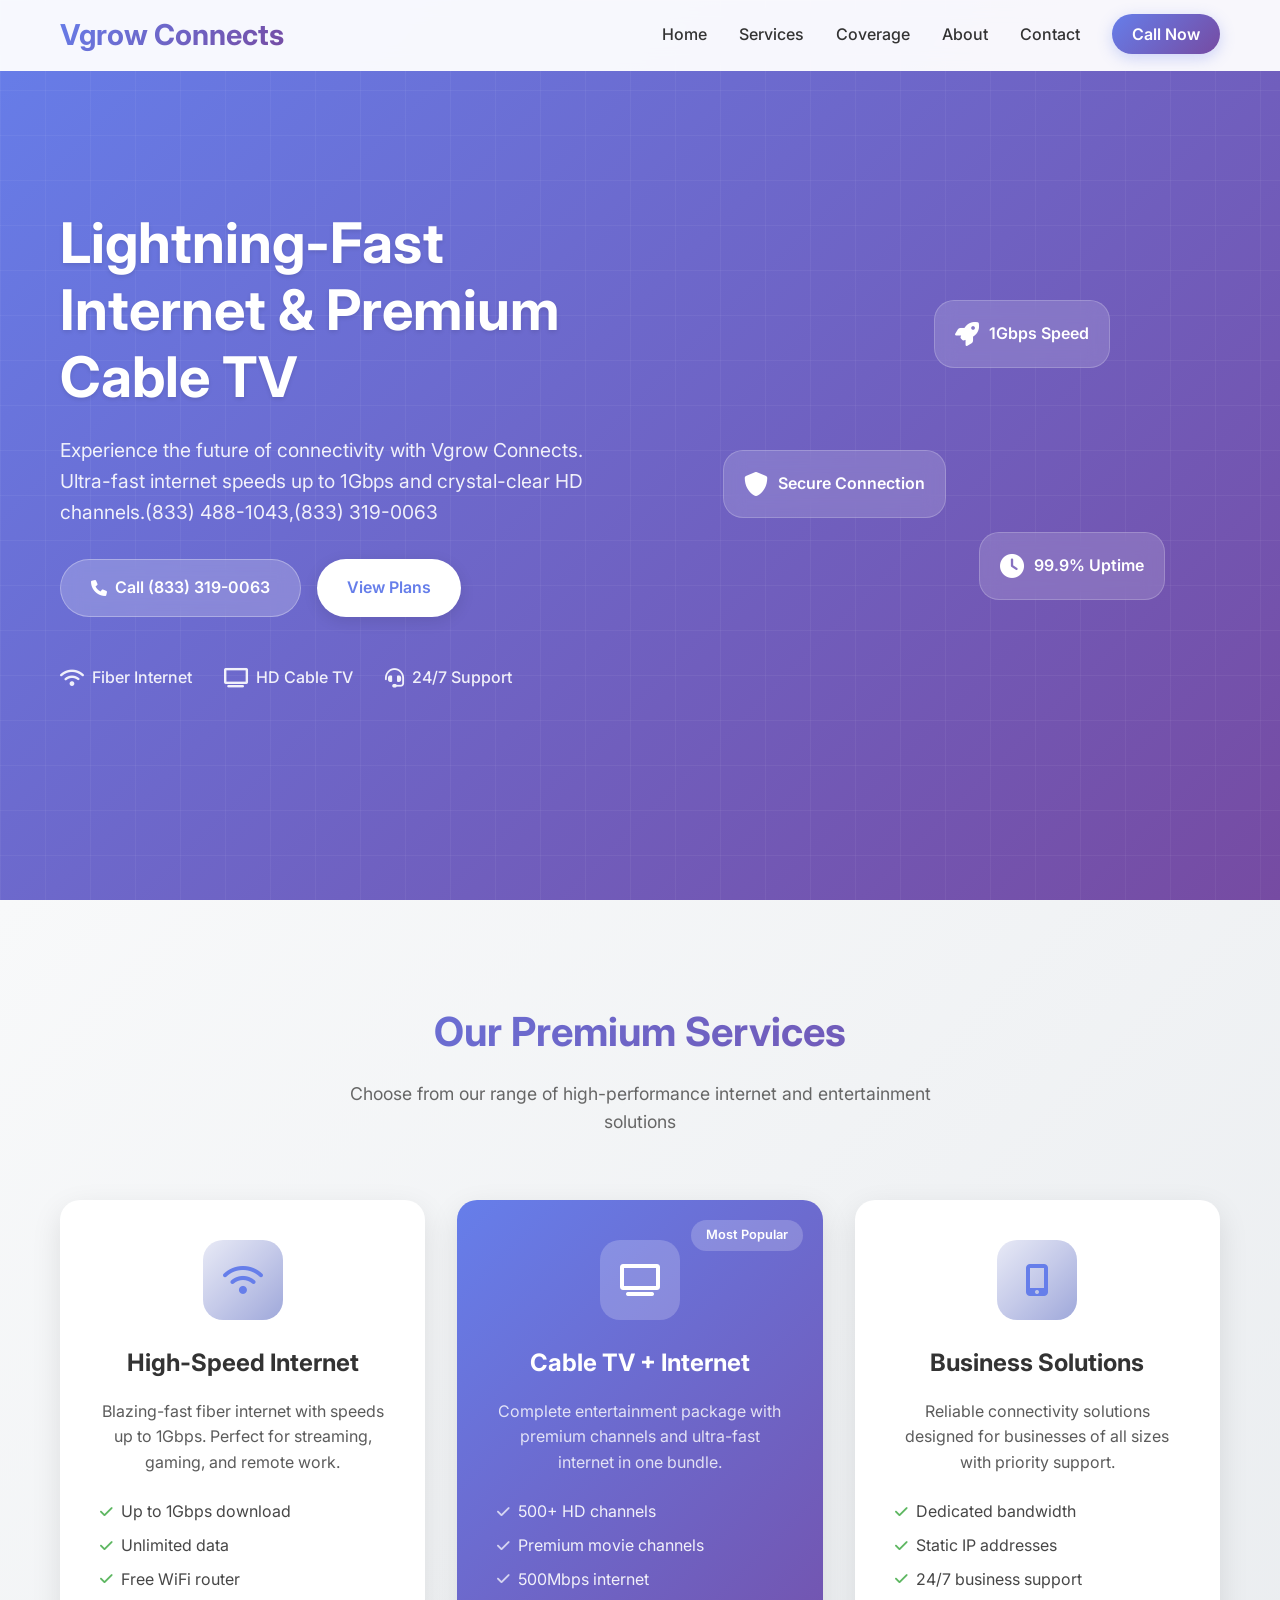
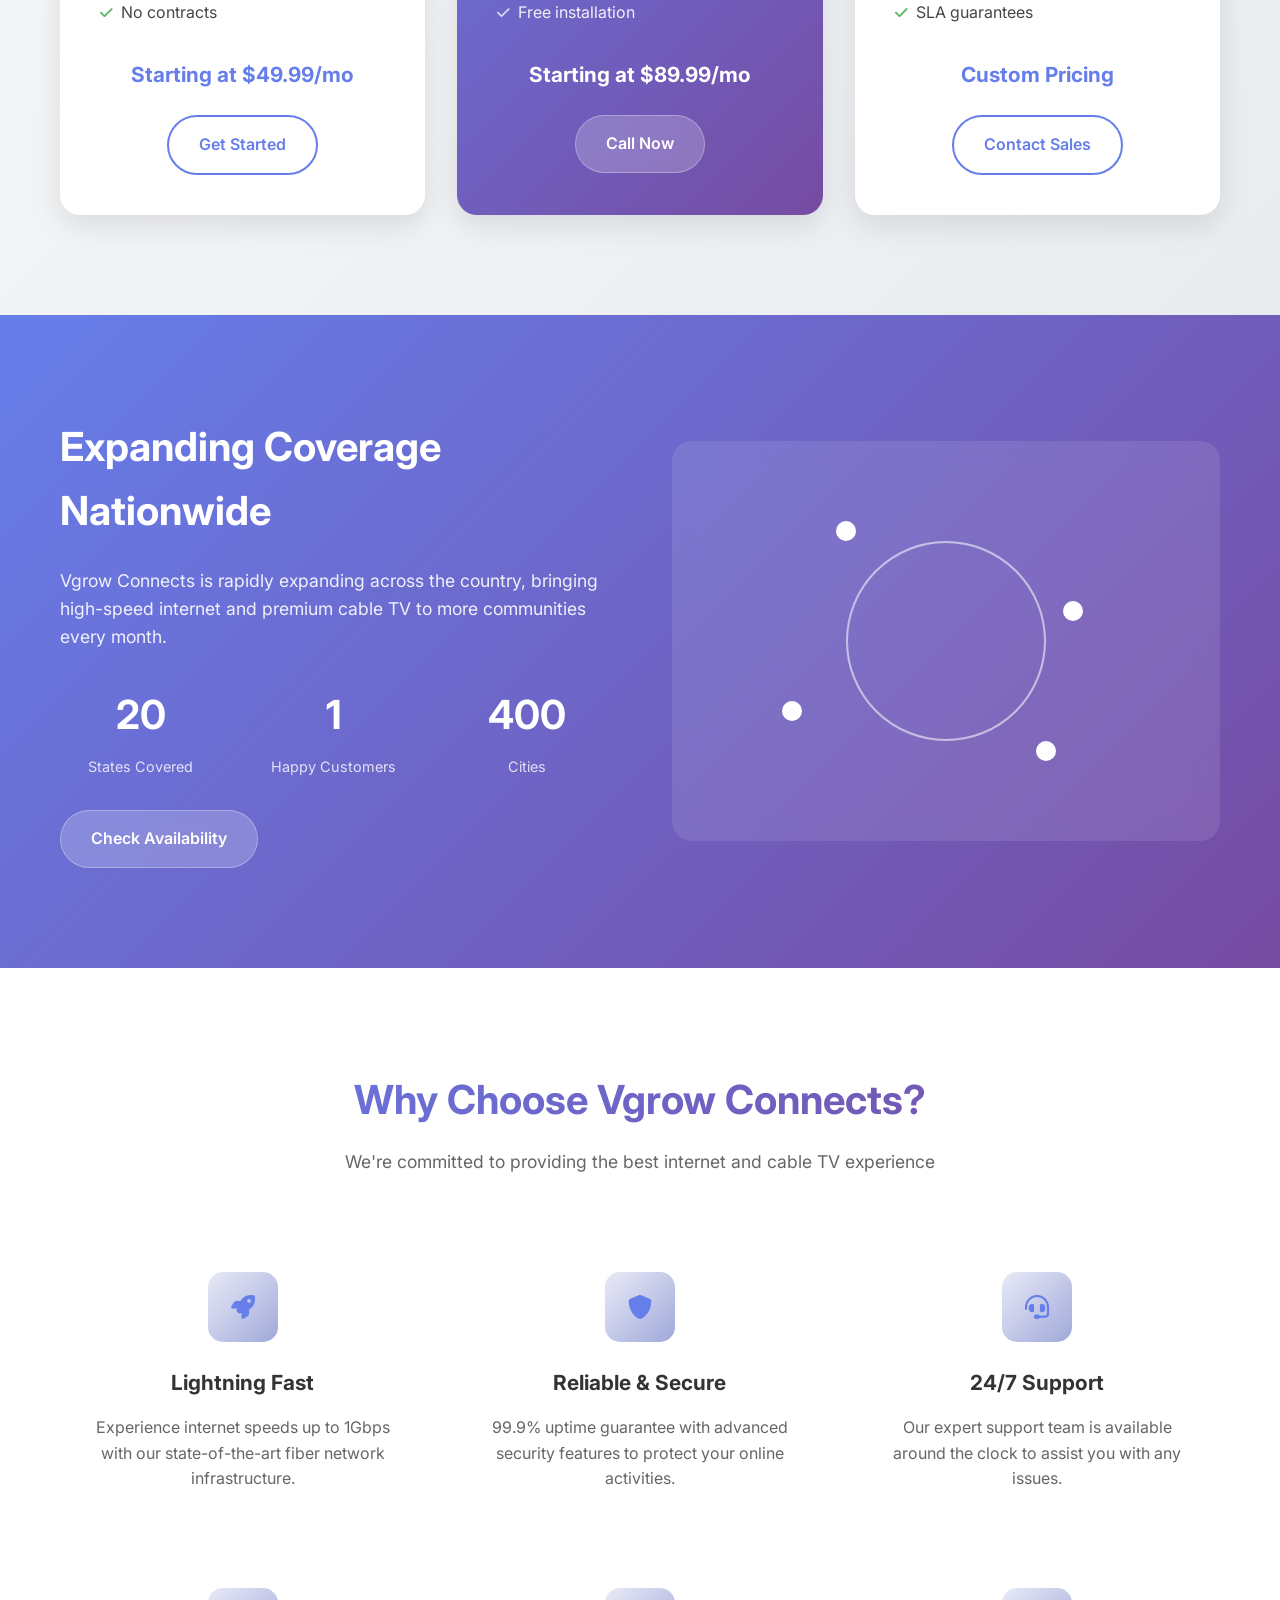
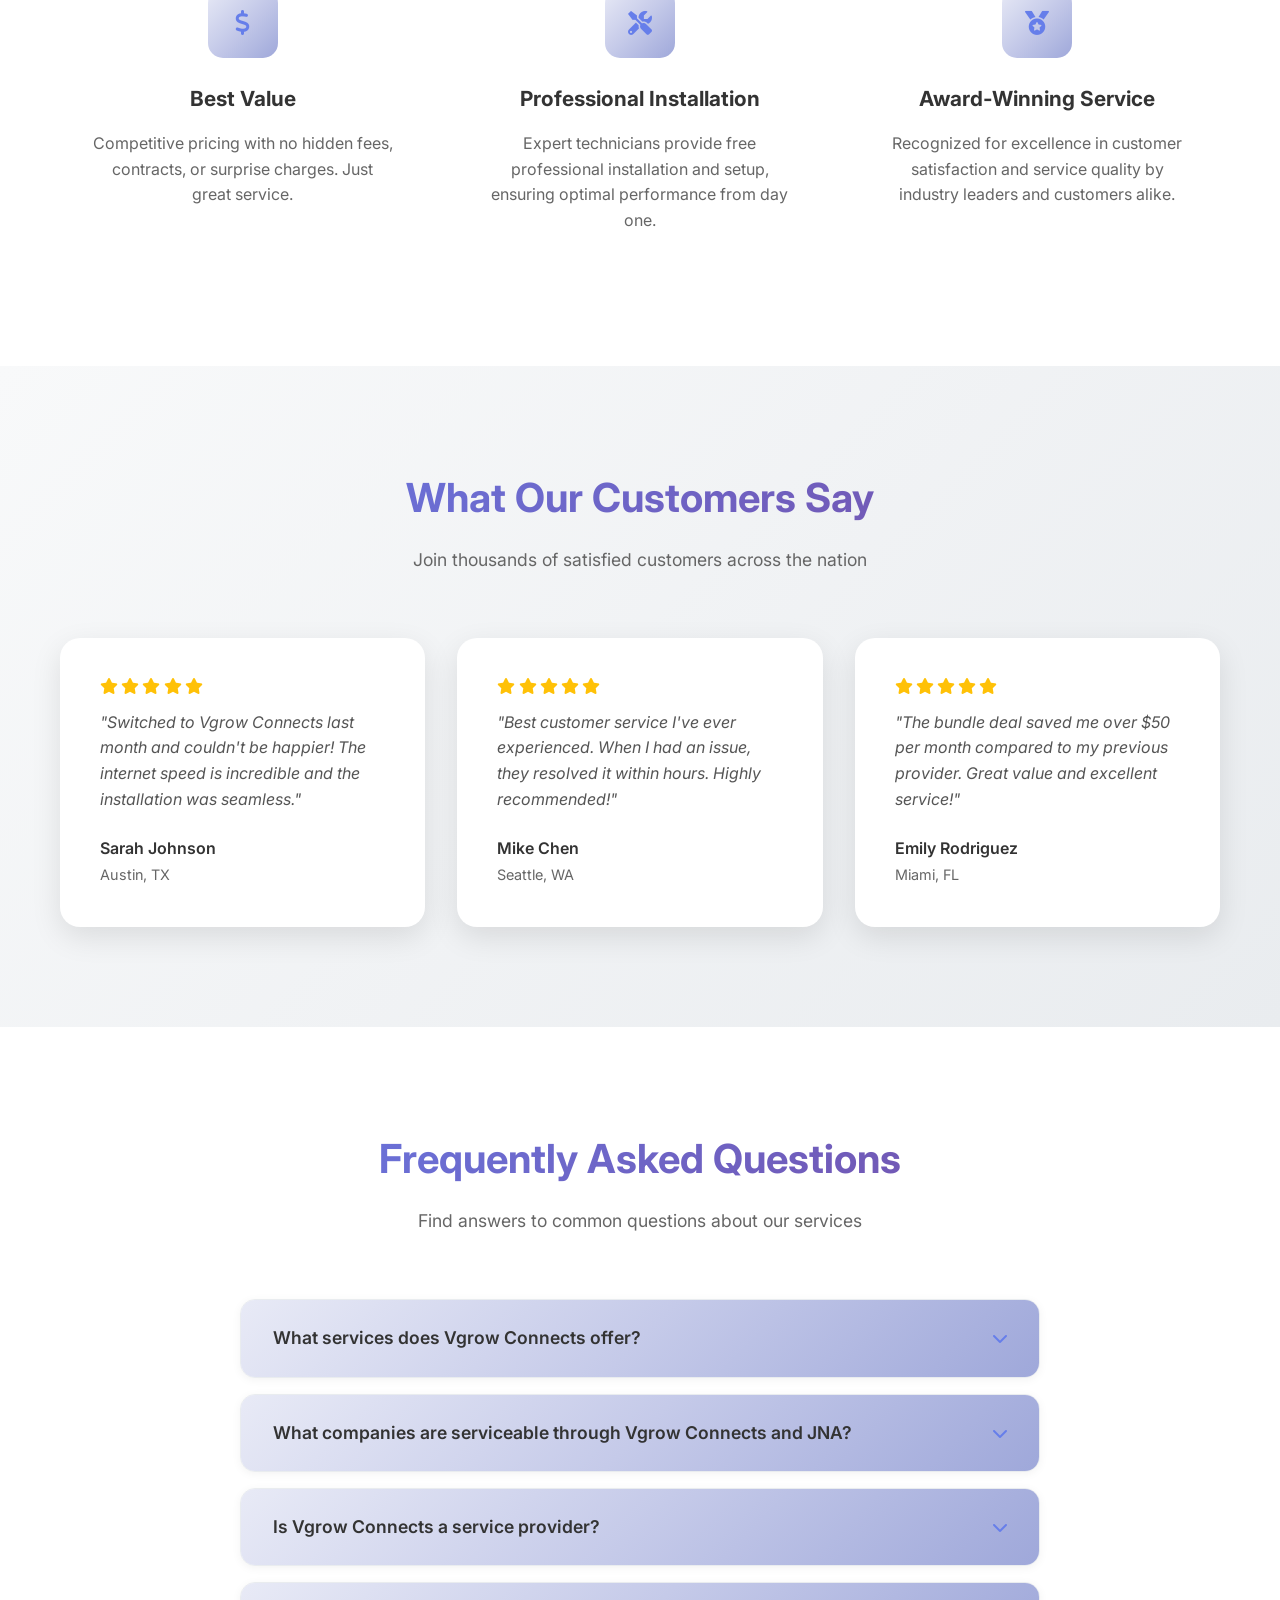
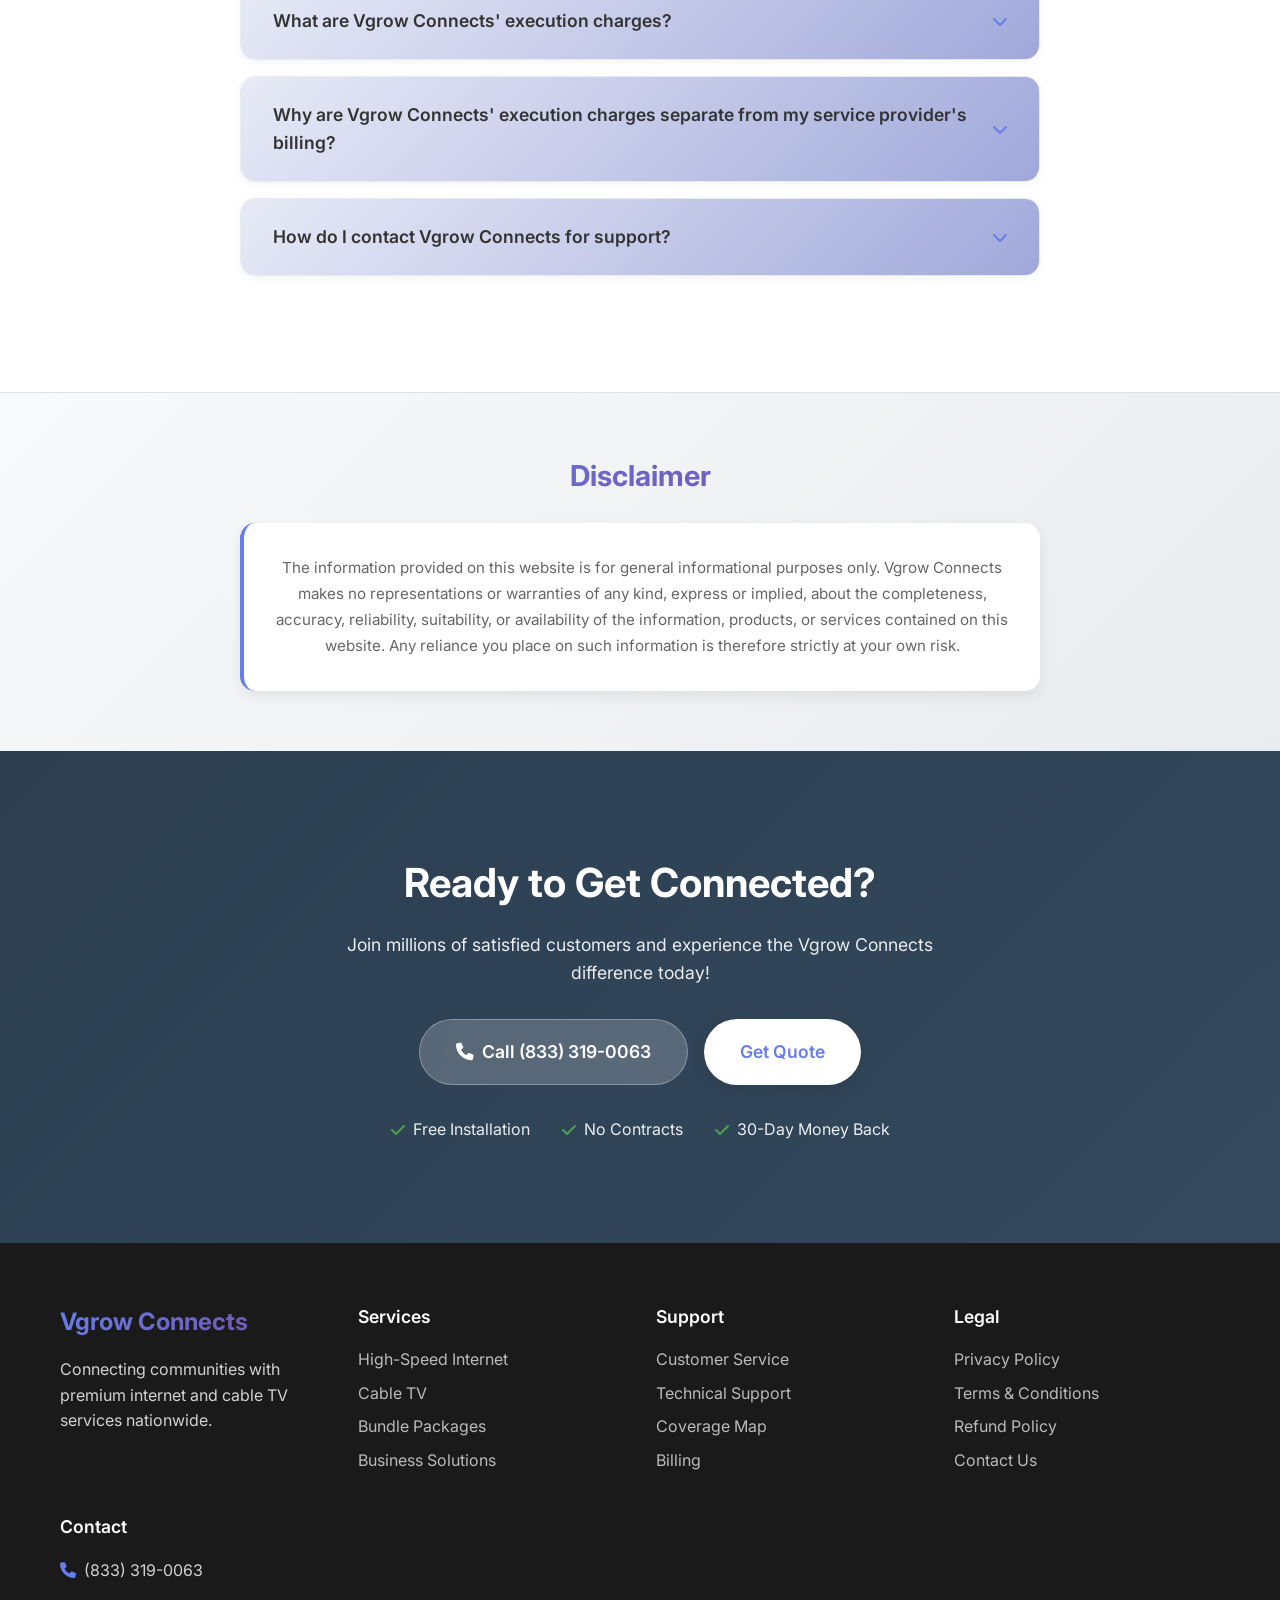
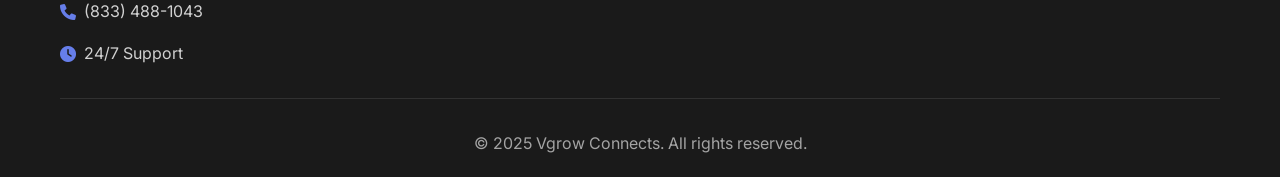
<file: index.html>
<!DOCTYPE html>
<html lang="en">
<head>
    <meta charset="UTF-8">
    <meta name="viewport" content="width=device-width, initial-scale=1.0">
    <title>Vgrow Connects - Premium Cable & Internet Services</title>
    <link rel="stylesheet" href="style.css">
    <link rel="preconnect" href="https://fonts.googleapis.com">
    <link rel="preconnect" href="https://fonts.gstatic.com" crossorigin>
    <link href="https://fonts.googleapis.com/css2?family=Inter:wght@300;400;500;600;700&display=swap" rel="stylesheet">
    <link rel="stylesheet" href="https://cdnjs.cloudflare.com/ajax/libs/font-awesome/6.0.0/css/all.min.css">
</head>
<body>
    <!-- Navigation -->
    <nav class="navbar">
        <div class="nav-container">
            <div class="nav-logo">
                <h2>Vgrow Connects</h2>
            </div>
            <ul class="nav-menu">
                <li class="nav-item"><a href="#home" class="nav-link">Home</a></li>
                <li class="nav-item"><a href="#services" class="nav-link">Services</a></li>
                <li class="nav-item"><a href="#coverage" class="nav-link">Coverage</a></li>
                <li class="nav-item"><a href="#about" class="nav-link">About</a></li>
                <li class="nav-item"><a href="#contact" class="nav-link">Contact</a></li>
                <li class="nav-item"><a href="tel:+18333190063" class="nav-cta">Call Now</a></li>
            </ul>
            <div class="hamburger">
                <span class="bar"></span>
                <span class="bar"></span>
                <span class="bar"></span>
            </div>
        </div>
    </nav>

    <!-- Hero Section -->
    <section id="home" class="hero">
        <div class="hero-container">
            <div class="hero-content">
                <h1 class="hero-title">Lightning-Fast Internet & Premium Cable TV</h1>
                <p class="hero-subtitle">Experience the future of connectivity with Vgrow Connects. Ultra-fast internet speeds up to 1Gbps and crystal-clear HD channels.(833) 488-1043,(833) 319-0063</p>
                <div class="hero-buttons">
                    <a href="tel:+18333190063" class="btn btn-primary">
                        <i class="fas fa-phone"></i>
                        Call  (833) 319-0063
                    </a>
                    <a href="#services" class="btn btn-secondary">View Plans</a>
                </div>
                <div class="hero-features">
                    <div class="feature-item">
                        <i class="fas fa-wifi"></i>
                        <span>Fiber Internet</span>
                    </div>
                    <div class="feature-item">
                        <i class="fas fa-tv"></i>
                        <span>HD Cable TV</span>
                    </div>
                    <div class="feature-item">
                        <i class="fas fa-headset"></i>
                        <span>24/7 Support</span>
                    </div>
                </div>
            </div>
            <div class="hero-image">
                <div class="floating-card card-1">
                    <i class="fas fa-rocket"></i>
                    <span>1Gbps Speed</span>
                </div>
                <div class="floating-card card-2">
                    <i class="fas fa-shield-alt"></i>
                    <span>Secure Connection</span>
                </div>
                <div class="floating-card card-3">
                    <i class="fas fa-clock"></i>
                    <span>99.9% Uptime</span>
                </div>
            </div>
        </div>
    </section>

    <!-- Services Section -->
    <section id="services" class="services">
        <div class="container">
            <div class="section-header">
                <h2>Our Premium Services</h2>
                <p>Choose from our range of high-performance internet and entertainment solutions</p>
            </div>
            <div class="services-grid">
                <div class="service-card">
                    <div class="service-icon">
                        <i class="fas fa-wifi"></i>
                    </div>
                    <h3>High-Speed Internet</h3>
                    <p>Blazing-fast fiber internet with speeds up to 1Gbps. Perfect for streaming, gaming, and remote work.</p>
                    <ul class="service-features">
                        <li><i class="fas fa-check"></i> Up to 1Gbps download</li>
                        <li><i class="fas fa-check"></i> Unlimited data</li>
                        <li><i class="fas fa-check"></i> Free WiFi router</li>
                        <li><i class="fas fa-check"></i> No contracts</li>
                    </ul>
                    <div class="service-price">Starting at $49.99/mo</div>
                    <a href="tel:+18333190063" class="btn btn-outline">Get Started</a>
                </div>

                <div class="service-card featured">
                    <div class="featured-badge">Most Popular</div>
                    <div class="service-icon">
                        <i class="fas fa-tv"></i>
                    </div>
                    <h3>Cable TV + Internet</h3>
                    <p>Complete entertainment package with premium channels and ultra-fast internet in one bundle.</p>
                    <ul class="service-features">
                        <li><i class="fas fa-check"></i> 500+ HD channels</li>
                        <li><i class="fas fa-check"></i> Premium movie channels</li>
                        <li><i class="fas fa-check"></i> 500Mbps internet</li>
                        <li><i class="fas fa-check"></i> Free installation</li>
                    </ul>
                    <div class="service-price">Starting at $89.99/mo</div>
                    <a href="tel:+18333190063" class="btn btn-primary">Call Now</a>
                </div>

                <div class="service-card">
                    <div class="service-icon">
                        <i class="fas fa-mobile-alt"></i>
                    </div>
                    <h3>Business Solutions</h3>
                    <p>Reliable connectivity solutions designed for businesses of all sizes with priority support.</p>
                    <ul class="service-features">
                        <li><i class="fas fa-check"></i> Dedicated bandwidth</li>
                        <li><i class="fas fa-check"></i> Static IP addresses</li>
                        <li><i class="fas fa-check"></i> 24/7 business support</li>
                        <li><i class="fas fa-check"></i> SLA guarantees</li>
                    </ul>
                    <div class="service-price">Custom Pricing</div>
                    <a href="tel:+18333190063" class="btn btn-outline">Contact Sales</a>
                </div>
            </div>
        </div>
    </section>

    <!-- Coverage Section -->
    <section id="coverage" class="coverage">
        <div class="container">
            <div class="coverage-content">
                <div class="coverage-text">
                    <h2>Expanding Coverage Nationwide</h2>
                    <p>Vgrow Connects is rapidly expanding across the country, bringing high-speed internet and premium cable TV to more communities every month.</p>
                    <div class="coverage-stats">
                        <div class="stat-item">
                            <div class="stat-number">50+</div>
                            <div class="stat-label">States Covered</div>
                        </div>
                        <div class="stat-item">
                            <div class="stat-number">2M+</div>
                            <div class="stat-label">Happy Customers</div>
                        </div>
                        <div class="stat-item">
                            <div class="stat-number">1000+</div>
                            <div class="stat-label">Cities</div>
                        </div>
                    </div>
                    <a href="tel:+18333190063" class="btn btn-primary">Check Availability</a>
                </div>
                <div class="coverage-visual">
                    <div class="coverage-map">
                        <div class="map-pin pin-1"></div>
                        <div class="map-pin pin-2"></div>
                        <div class="map-pin pin-3"></div>
                        <div class="map-pin pin-4"></div>
                        <div class="coverage-waves"></div>
                    </div>
                </div>
            </div>
        </div>
    </section>

    <!-- Why Choose Us Section -->
    <section id="about" class="why-choose">
        <div class="container">
            <div class="section-header">
                <h2>Why Choose Vgrow Connects?</h2>
                <p>We're committed to providing the best internet and cable TV experience</p>
            </div>
            <div class="features-grid">
                <div class="feature-card">
                    <div class="feature-icon">
                        <i class="fas fa-rocket"></i>
                    </div>
                    <h3>Lightning Fast</h3>
                    <p>Experience internet speeds up to 1Gbps with our state-of-the-art fiber network infrastructure.</p>
                </div>
                <div class="feature-card">
                    <div class="feature-icon">
                        <i class="fas fa-shield-alt"></i>
                    </div>
                    <h3>Reliable & Secure</h3>
                    <p>99.9% uptime guarantee with advanced security features to protect your online activities.</p>
                </div>
                <div class="feature-card">
                    <div class="feature-icon">
                        <i class="fas fa-headset"></i>
                    </div>
                    <h3>24/7 Support</h3>
                    <p>Our expert support team is available around the clock to assist you with any issues.</p>
                </div>
                <div class="feature-card">
                    <div class="feature-icon">
                        <i class="fas fa-dollar-sign"></i>
                    </div>
                    <h3>Best Value</h3>
                    <p>Competitive pricing with no hidden fees, contracts, or surprise charges. Just great service.</p>
                </div>
                <div class="feature-card">
                    <div class="feature-icon">
                        <i class="fas fa-tools"></i>
                    </div>
                    <h3>Professional Installation</h3>
                    <p>Expert technicians provide free professional installation and setup, ensuring optimal performance from day one.</p>
                </div>
                <div class="feature-card">
                    <div class="feature-icon">
                        <i class="fas fa-medal"></i>
                    </div>
                    <h3>Award-Winning Service</h3>
                    <p>Recognized for excellence in customer satisfaction and service quality by industry leaders and customers alike.</p>
                </div>
            </div>
        </div>
    </section>

    <!-- Testimonials Section -->
    <section class="testimonials">
        <div class="container">
            <div class="section-header">
                <h2>What Our Customers Say</h2>
                <p>Join thousands of satisfied customers across the nation</p>
            </div>
            <div class="testimonials-grid">
                <div class="testimonial-card">
                    <div class="testimonial-rating">
                        <i class="fas fa-star"></i>
                        <i class="fas fa-star"></i>
                        <i class="fas fa-star"></i>
                        <i class="fas fa-star"></i>
                        <i class="fas fa-star"></i>
                    </div>
                    <p>"Switched to Vgrow Connects last month and couldn't be happier! The internet speed is incredible and the installation was seamless."</p>
                    <div class="testimonial-author">
                        <div class="author-info">
                            <h4>Sarah Johnson</h4>
                            <span>Austin, TX</span>
                        </div>
                    </div>
                </div>
                <div class="testimonial-card">
                    <div class="testimonial-rating">
                        <i class="fas fa-star"></i>
                        <i class="fas fa-star"></i>
                        <i class="fas fa-star"></i>
                        <i class="fas fa-star"></i>
                        <i class="fas fa-star"></i>
                    </div>
                    <p>"Best customer service I've ever experienced. When I had an issue, they resolved it within hours. Highly recommended!"</p>
                    <div class="testimonial-author">
                        <div class="author-info">
                            <h4>Mike Chen</h4>
                            <span>Seattle, WA</span>
                        </div>
                    </div>
                </div>
                <div class="testimonial-card">
                    <div class="testimonial-rating">
                        <i class="fas fa-star"></i>
                        <i class="fas fa-star"></i>
                        <i class="fas fa-star"></i>
                        <i class="fas fa-star"></i>
                        <i class="fas fa-star"></i>
                    </div>
                    <p>"The bundle deal saved me over $50 per month compared to my previous provider. Great value and excellent service!"</p>
                    <div class="testimonial-author">
                        <div class="author-info">
                            <h4>Emily Rodriguez</h4>
                            <span>Miami, FL</span>
                        </div>
                    </div>
                </div>
            </div>
        </div>
    </section>

    <!-- FAQ Section -->
    <section class="faq">
        <div class="container">
            <div class="section-header">
                <h2>Frequently Asked Questions</h2>
                <p>Find answers to common questions about our services</p>
            </div>
            <div class="faq-container">
                <div class="faq-item">
                    <div class="faq-question">
                        <h3>What services does Vgrow Connects offer?</h3>
                        <i class="fas fa-chevron-down"></i>
                    </div>
                    <div class="faq-answer">
                        <p>Vgrow Connects provides a range of connectivity solutions, including high-speed internet, cable TV packages, bundled deals, and VOIP services. As a certified JNA dealer, we offer services from top providers, ensuring you have access to the best options for your home or business.</p>
                    </div>
                </div>

                <div class="faq-item">
                    <div class="faq-question">
                        <h3>What companies are serviceable through Vgrow Connects and JNA?</h3>
                        <i class="fas fa-chevron-down"></i>
                    </div>
                    <div class="faq-answer">
                        <p>As a certified JNA dealer, Vgrow Connects offers services from leading companies, including:</p>
                        <ul>
                            <li>Paramount+</li>
                            <li>SHOWTIME®</li>
                            <li>AT&T</li>
                            <li>Verizon</li>
                            <li>Spectrum</li>
                            <li>Comcast Xfinity</li>
                            <li>Frontier</li>
                            <li>HughesNet</li>
                            <li>CenturyLink</li>
                        </ul>
                        <p>...and many more. Through our partnerships, we ensure you have access to reliable and diverse service options.</p>
                    </div>
                </div>

                <div class="faq-item">
                    <div class="faq-question">
                        <h3>Is Vgrow Connects a service provider?</h3>
                        <i class="fas fa-chevron-down"></i>
                    </div>
                    <div class="faq-answer">
                        <p>Vgrow Connects is an authorized dealer and certified retailer, but we are not a direct service provider. We work with leading service providers like those listed above to connect you to their offerings, ensuring you receive the best possible service.</p>
                    </div>
                </div>

                <div class="faq-item">
                    <div class="faq-question">
                        <h3>What are Vgrow Connects' execution charges?</h3>
                        <i class="fas fa-chevron-down"></i>
                    </div>
                    <div class="faq-answer">
                        <p>Vgrow Connects charges for its execution services, which include setting up new connections, processing bill payments, plan upgrades, account cancellations, and other administrative tasks. These charges range from $49.99 to $199.99, depending on the service request, and are separate from the billing charges of the service providers you're signed up with.</p>
                    </div>
                </div>

                <div class="faq-item">
                    <div class="faq-question">
                        <h3>Why are Vgrow Connects' execution charges separate from my service provider's billing?</h3>
                        <i class="fas fa-chevron-down"></i>
                    </div>
                    <div class="faq-answer">
                        <p>As a separate entity, Vgrow Connects handles the execution of your service requests independently. Our charges cover the work required to manage and complete requests like plan upgrades, new installations, or account changes. These execution fees are distinct from your provider's billing, which covers your actual internet, cable, or VOIP service.</p>
                    </div>
                </div>

                <div class="faq-item">
                    <div class="faq-question">
                        <h3>How do I contact Vgrow Connects for support?</h3>
                        <i class="fas fa-chevron-down"></i>
                    </div>
                    <div class="faq-answer">
                        <p>You can reach out to our customer support team through the contact form on our website or by calling us directly at <a href="tel:+18333190063"> (833) 319-0063</a>. Our team is available to assist you with any inquiries, service requests, or troubleshooting needs.</p>
                    </div>
                </div>
            </div>
        </div>
    </section>

    <!-- Disclaimer Section -->
    <section class="disclaimer">
        <div class="container">
            <div class="disclaimer-content">
                <h2>Disclaimer</h2>
                <p>The information provided on this website is for general informational purposes only. Vgrow Connects makes no representations or warranties of any kind, express or implied, about the completeness, accuracy, reliability, suitability, or availability of the information, products, or services contained on this website. Any reliance you place on such information is therefore strictly at your own risk.</p>
            </div>
        </div>
    </section>

    <!-- CTA Section -->
    <section id="contact" class="cta">
        <div class="container">
            <div class="cta-content">
                <h2>Ready to Get Connected?</h2>
                <p>Join millions of satisfied customers and experience the Vgrow Connects difference today!</p>
                <div class="cta-buttons">
                    <a href="tel:+18333190063" class="btn btn-primary btn-large">
                        <i class="fas fa-phone"></i>
                        Call  (833) 319-0063
                    </a>
                    <a href="tel:+18333190063" class="btn btn-secondary btn-large">Get Quote</a>
                </div>
                <div class="cta-features">
                    <span><i class="fas fa-check"></i> Free Installation</span>
                    <span><i class="fas fa-check"></i> No Contracts</span>
                    <span><i class="fas fa-check"></i> 30-Day Money Back</span>
                </div>
            </div>
        </div>
    </section>

    <!-- Footer -->
    <footer class="footer">
        <div class="container">
            <div class="footer-content">
                <div class="footer-section">
                    <h3>Vgrow Connects</h3>
                    <p>Connecting communities with premium internet and cable TV services nationwide.</p>
                </div>
                <div class="footer-section">
                    <h4>Services</h4>
                    <ul>
                        <li><a href="#services">High-Speed Internet</a></li>
                        <li><a href="#services">Cable TV</a></li>
                        <li><a href="#services">Bundle Packages</a></li>
                        <li><a href="#services">Business Solutions</a></li>
                    </ul>
                </div>
                <div class="footer-section">
                    <h4>Support</h4>
                    <ul>
                        <li><a href="tel:+18333190063">Customer Service</a></li>
                        <li><a href="tel:+18333190063">Technical Support</a></li>
                        <li><a href="#coverage">Coverage Map</a></li>
                        <li><a href="tel:+18333190063">Billing</a></li>
                    </ul>
                </div>
                <div class="footer-section">
                    <h4>Legal</h4>
                    <ul>
                        <li><a href="privacy.html">Privacy Policy</a></li>
                        <li><a href="terms.html">Terms & Conditions</a></li>
                        <li><a href="refund.html">Refund Policy</a></li>
                        <li><a href="tel:+18333190063">Contact Us</a></li>
                    </ul>
                </div>
                <div class="footer-section">
                    <h4>Contact</h4>
                    <div class="contact-info">
                        <a href="tel:+18333190063" class="contact-item">
                            <i class="fas fa-phone"></i>
                             (833) 319-0063
                        </a>
                          <a href="tel:+18334881043" class="contact-item">
                            <i class="fas fa-phone"></i>
                             (833) 488-1043
                        </a>
                        <div class="contact-item">
                            <i class="fas fa-clock"></i>
                            24/7 Support
                        </div>
                    </div>
                </div>
            </div>
            <div class="footer-bottom">
                <p>&copy; 2025 Vgrow Connects. All rights reserved.</p>
            </div>
        </div>
    </footer>

    <script src="script.js"></script>
</body>

</html>
</file>
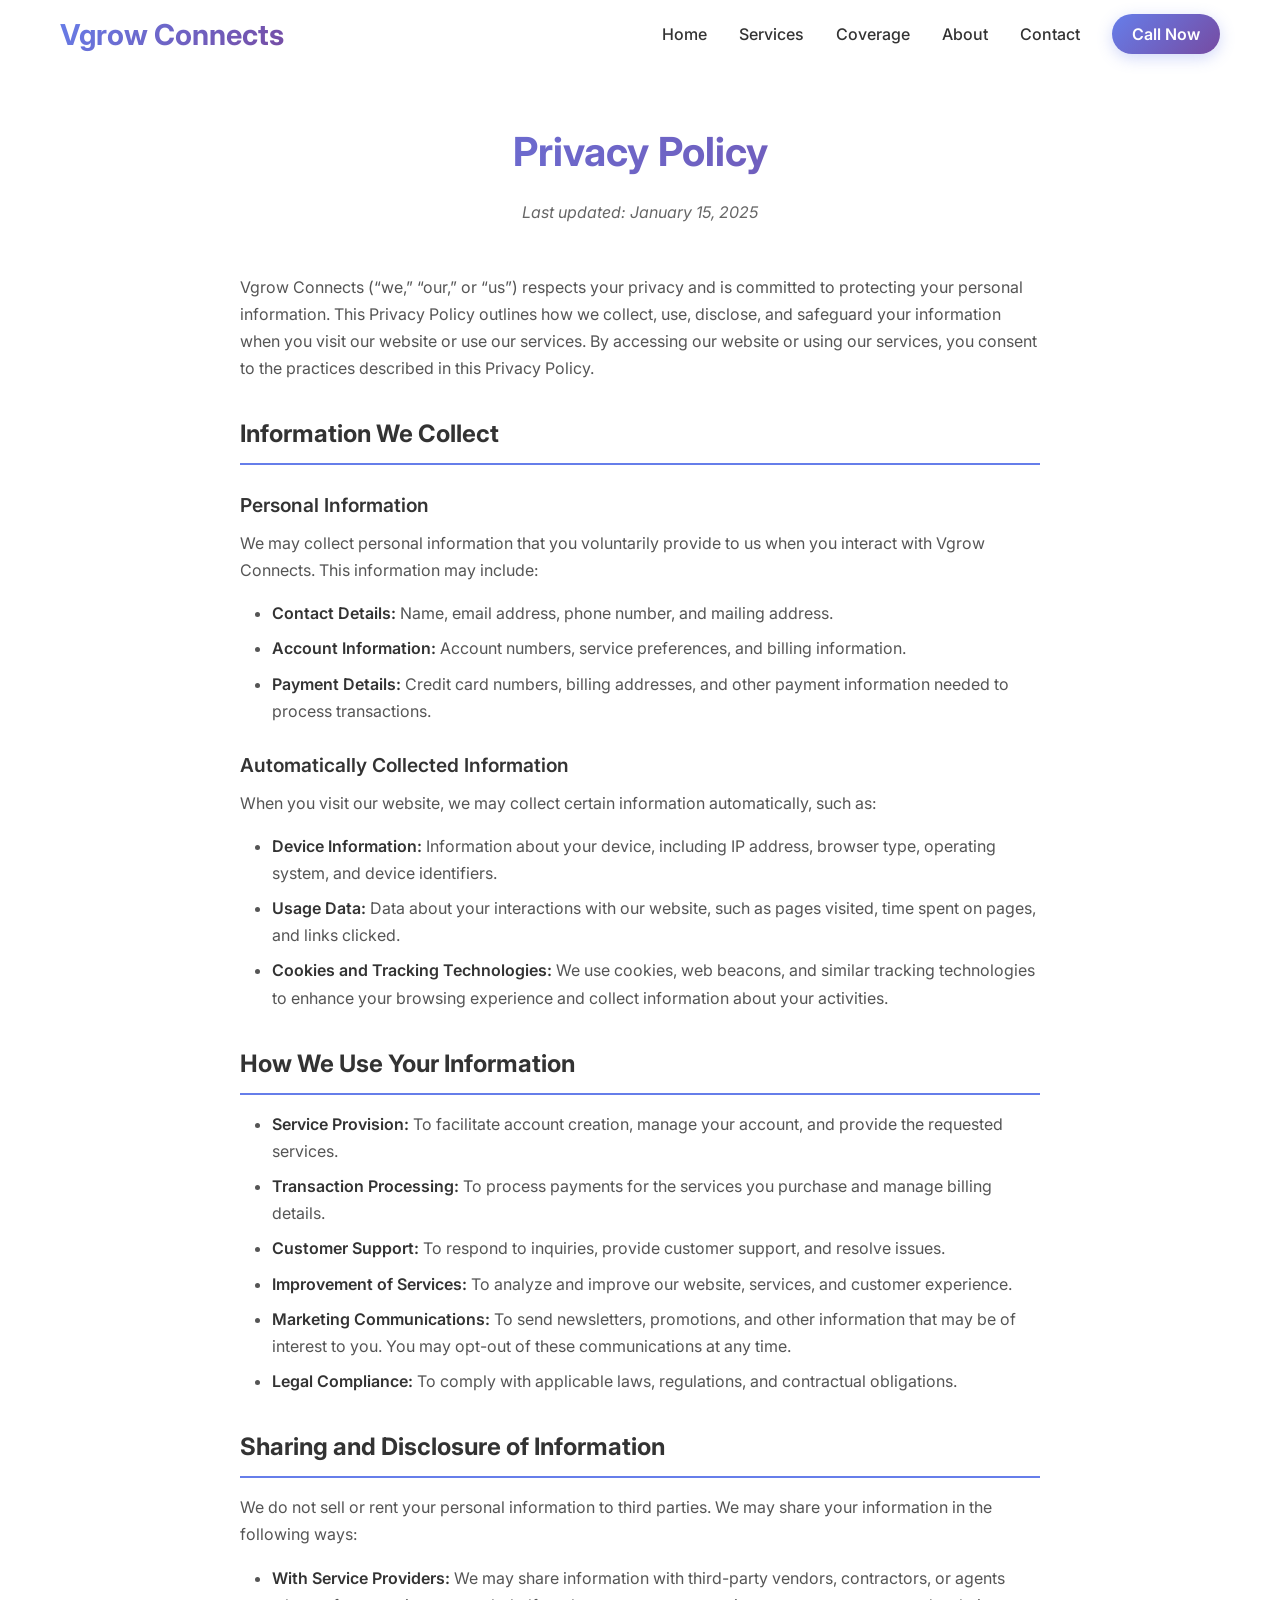
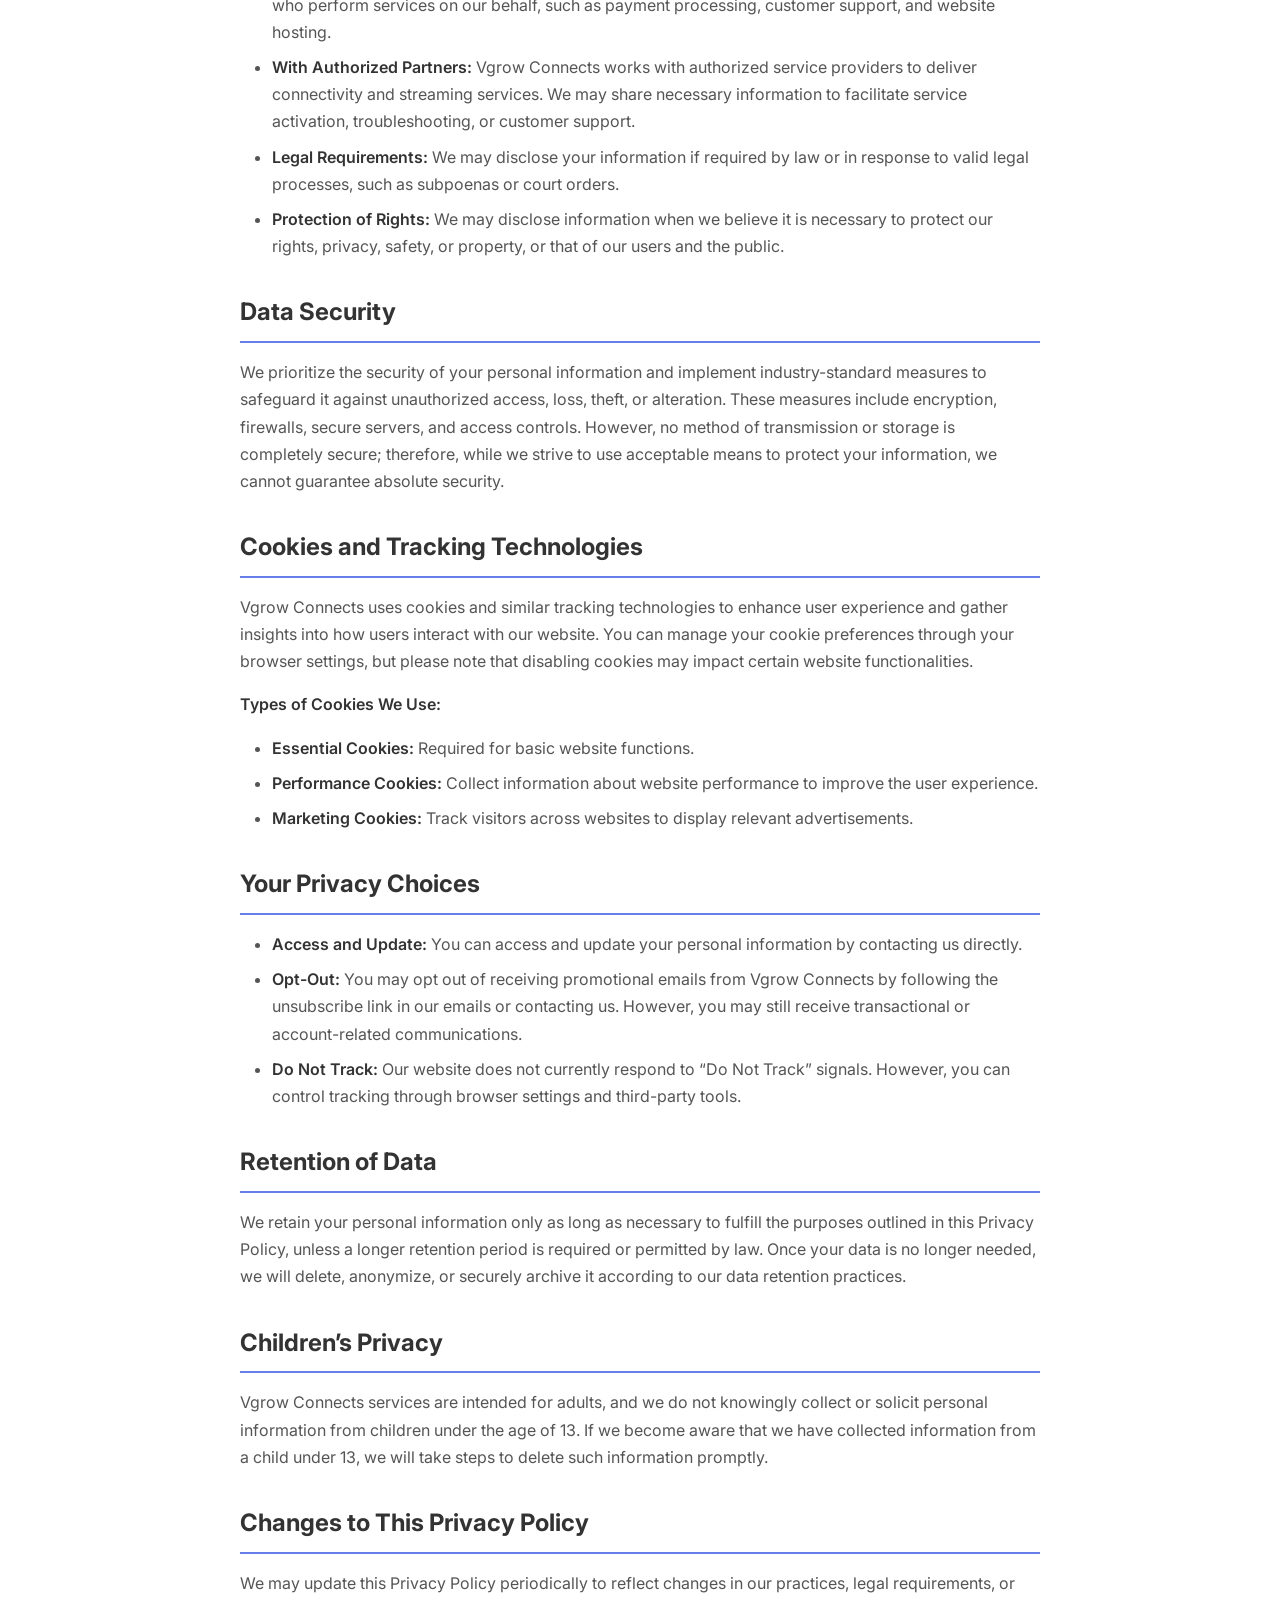
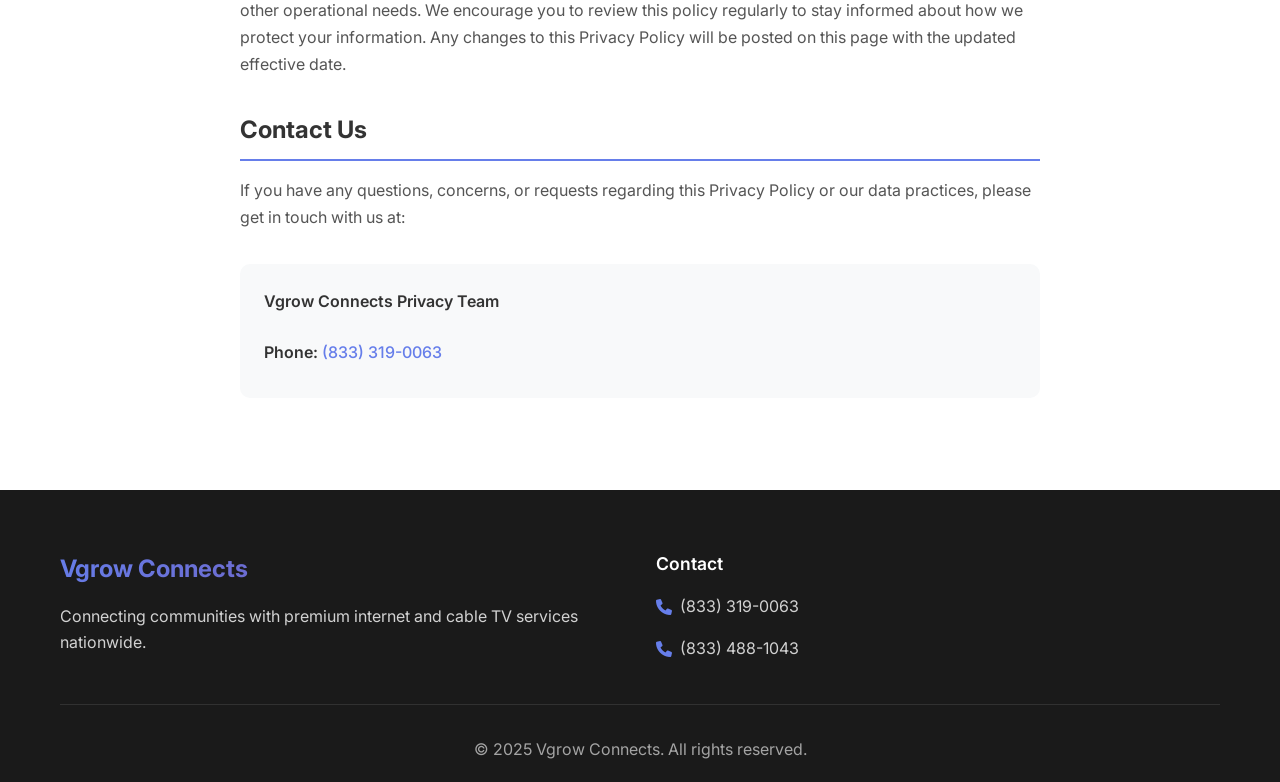
<file: privacy.html>
<!DOCTYPE html>
<html lang="en">

<head>
    <meta charset="UTF-8">
    <meta name="viewport" content="width=device-width, initial-scale=1.0">
    <title>Privacy Policy - Vgrow Connects</title>
    <link rel="stylesheet" href="style.css">
    <link rel="preconnect" href="https://fonts.googleapis.com">
    <link rel="preconnect" href="https://fonts.gstatic.com" crossorigin>
    <link href="https://fonts.googleapis.com/css2?family=Inter:wght@300;400;500;600;700&display=swap" rel="stylesheet">
    <link rel="stylesheet" href="https://cdnjs.cloudflare.com/ajax/libs/font-awesome/6.0.0/css/all.min.css">
</head>

<body>
    <!-- Navigation -->
    <nav class="navbar">
        <div class="nav-container">
            <div class="nav-logo">
                <a href="index.html">
                    <h2>Vgrow Connects</h2>
                </a>
            </div>
            <ul class="nav-menu">
                <li class="nav-item"><a href="index.html#home" class="nav-link">Home</a></li>
                <li class="nav-item"><a href="index.html#services" class="nav-link">Services</a></li>
                <li class="nav-item"><a href="index.html#coverage" class="nav-link">Coverage</a></li>
                <li class="nav-item"><a href="index.html#about" class="nav-link">About</a></li>
                <li class="nav-item"><a href="index.html#contact" class="nav-link">Contact</a></li>
                <li class="nav-item"><a href="tel:+18333190063" class="nav-cta">Call Now</a></li>
            </ul>
            <div class="hamburger">
                <span class="bar"></span>
                <span class="bar"></span>
                <span class="bar"></span>
            </div>
        </div>
    </nav>

    <!-- Legal Content -->
    <section class="legal-page">
        <div class="container">
            <div class="legal-header">
                <h1>Privacy Policy</h1>
                <p class="last-updated">Last updated: January 15, 2025</p>
            </div>

            <div class="legal-content">
                <p>Vgrow Connects (“we,” “our,” or “us”) respects your privacy and is committed to protecting your
                    personal information. This Privacy Policy outlines how we collect, use, disclose, and safeguard your
                    information when you visit our website or use our services. By accessing our website or using our
                    services, you consent to the practices described in this Privacy Policy.</p>

                <h2>Information We Collect</h2>
                <h3>Personal Information</h3>
                <p>We may collect personal information that you voluntarily provide to us when you interact with Vgrow
                    Connects. This information may include:</p>
                <ul>
                    <li><strong>Contact Details:</strong> Name, email address, phone number, and mailing address.</li>
                    <li><strong>Account Information:</strong> Account numbers, service preferences, and billing
                        information.</li>
                    <li><strong>Payment Details:</strong> Credit card numbers, billing addresses, and other payment
                        information needed to process transactions.</li>
                </ul>

                <h3>Automatically Collected Information</h3>
                <p>When you visit our website, we may collect certain information automatically, such as:</p>
                <ul>
                    <li><strong>Device Information:</strong> Information about your device, including IP address,
                        browser type, operating system, and device identifiers.</li>
                    <li><strong>Usage Data:</strong> Data about your interactions with our website, such as pages
                        visited, time spent on pages, and links clicked.</li>
                    <li><strong>Cookies and Tracking Technologies:</strong> We use cookies, web beacons, and similar
                        tracking technologies to enhance your browsing experience and collect information about your
                        activities.</li>
                </ul>

                <h2>How We Use Your Information</h2>
                <ul>
                    <li><strong>Service Provision:</strong> To facilitate account creation, manage your account, and
                        provide the requested services.</li>
                    <li><strong>Transaction Processing:</strong> To process payments for the services you purchase and
                        manage billing details.</li>
                    <li><strong>Customer Support:</strong> To respond to inquiries, provide customer support, and
                        resolve issues.</li>
                    <li><strong>Improvement of Services:</strong> To analyze and improve our website, services, and
                        customer experience.</li>
                    <li><strong>Marketing Communications:</strong> To send newsletters, promotions, and other
                        information that may be of interest to you. You may opt-out of these communications at any time.
                    </li>
                    <li><strong>Legal Compliance:</strong> To comply with applicable laws, regulations, and contractual
                        obligations.</li>
                </ul>

                <h2>Sharing and Disclosure of Information</h2>
                <p>We do not sell or rent your personal information to third parties. We may share your information in
                    the following ways:</p>
                <ul>
                    <li><strong>With Service Providers:</strong> We may share information with third-party vendors,
                        contractors, or agents who perform services on our behalf, such as payment processing, customer
                        support, and website hosting.</li>
                    <li><strong>With Authorized Partners:</strong> Vgrow Connects works with authorized service
                        providers to deliver connectivity and streaming services. We may share necessary information to
                        facilitate service activation, troubleshooting, or customer support.</li>
                    <li><strong>Legal Requirements:</strong> We may disclose your information if required by law or in
                        response to valid legal processes, such as subpoenas or court orders.</li>
                    <li><strong>Protection of Rights:</strong> We may disclose information when we believe it is
                        necessary to protect our rights, privacy, safety, or property, or that of our users and the
                        public.</li>
                </ul>

                <h2>Data Security</h2>
                <p>We prioritize the security of your personal information and implement industry-standard measures to
                    safeguard it against unauthorized access, loss, theft, or alteration. These measures include
                    encryption, firewalls, secure servers, and access controls. However, no method of transmission or
                    storage is completely secure; therefore, while we strive to use acceptable means to protect your
                    information, we cannot guarantee absolute security.</p>

                <h2>Cookies and Tracking Technologies</h2>
                <p>Vgrow Connects uses cookies and similar tracking technologies to enhance user experience and gather
                    insights into how users interact with our website. You can manage your cookie preferences through
                    your browser settings, but please note that disabling cookies may impact certain website
                    functionalities.</p>
                <p><strong>Types of Cookies We Use:</strong></p>
                <ul>
                    <li><strong>Essential Cookies:</strong> Required for basic website functions.</li>
                    <li><strong>Performance Cookies:</strong> Collect information about website performance to improve
                        the user experience.</li>
                    <li><strong>Marketing Cookies:</strong> Track visitors across websites to display relevant
                        advertisements.</li>
                </ul>

                <h2>Your Privacy Choices</h2>
                <ul>
                    <li><strong>Access and Update:</strong> You can access and update your personal information by
                        contacting us directly.</li>
                    <li><strong>Opt-Out:</strong> You may opt out of receiving promotional emails from Vgrow Connects by
                        following the unsubscribe link in our emails or contacting us. However, you may still receive
                        transactional or account-related communications.</li>
                    <li><strong>Do Not Track:</strong> Our website does not currently respond to “Do Not Track” signals.
                        However, you can control tracking through browser settings and third-party tools.</li>
                </ul>

                <h2>Retention of Data</h2>
                <p>We retain your personal information only as long as necessary to fulfill the purposes outlined in
                    this Privacy Policy, unless a longer retention period is required or permitted by law. Once your
                    data is no longer needed, we will delete, anonymize, or securely archive it according to our data
                    retention practices.</p>

                <h2>Children’s Privacy</h2>
                <p>Vgrow Connects services are intended for adults, and we do not knowingly collect or solicit personal
                    information from children under the age of 13. If we become aware that we have collected information
                    from a child under 13, we will take steps to delete such information promptly.</p>

                <h2>Changes to This Privacy Policy</h2>
                <p>We may update this Privacy Policy periodically to reflect changes in our practices, legal
                    requirements, or other operational needs. We encourage you to review this policy regularly to stay
                    informed about how we protect your information. Any changes to this Privacy Policy will be posted on
                    this page with the updated effective date.</p>

                <h2>Contact Us</h2>
                <p>If you have any questions, concerns, or requests regarding this Privacy Policy or our data practices,
                    please get in touch with us at:</p>
                <div class="contact-info">
                    <p><strong>Vgrow Connects Privacy Team</strong></p>
                    <p><strong>Phone:</strong> <a href="tel:+18333190063">(833) 319-0063</a></p>
                </div>
            </div>
        </div>
    </section>

    <!-- Footer -->
    <footer class="footer">
        <div class="container">
            <div class="footer-content">
                <div class="footer-section">
                    <h3>Vgrow Connects</h3>
                    <p>Connecting communities with premium internet and cable TV services nationwide.</p>
                </div>
                <div class="footer-section">
                    <h4>Contact</h4>
                    <div class="contact-info">
                        <a href="tel:+18333190063" class="contact-item">
                            <i class="fas fa-phone"></i>
                             (833) 319-0063
                        </a>
                          <a href="tel:+18334881043" class="contact-item">
                            <i class="fas fa-phone"></i>
                             (833) 488-1043
                        </a>
                    </div>
                </div>
            </div>
            <div class="footer-bottom">
                <p>&copy; 2025 Vgrow Connects. All rights reserved.</p>
            </div>
        </div>
    </footer>

    <script src="script.js"></script>
</body>


</html>
</file>
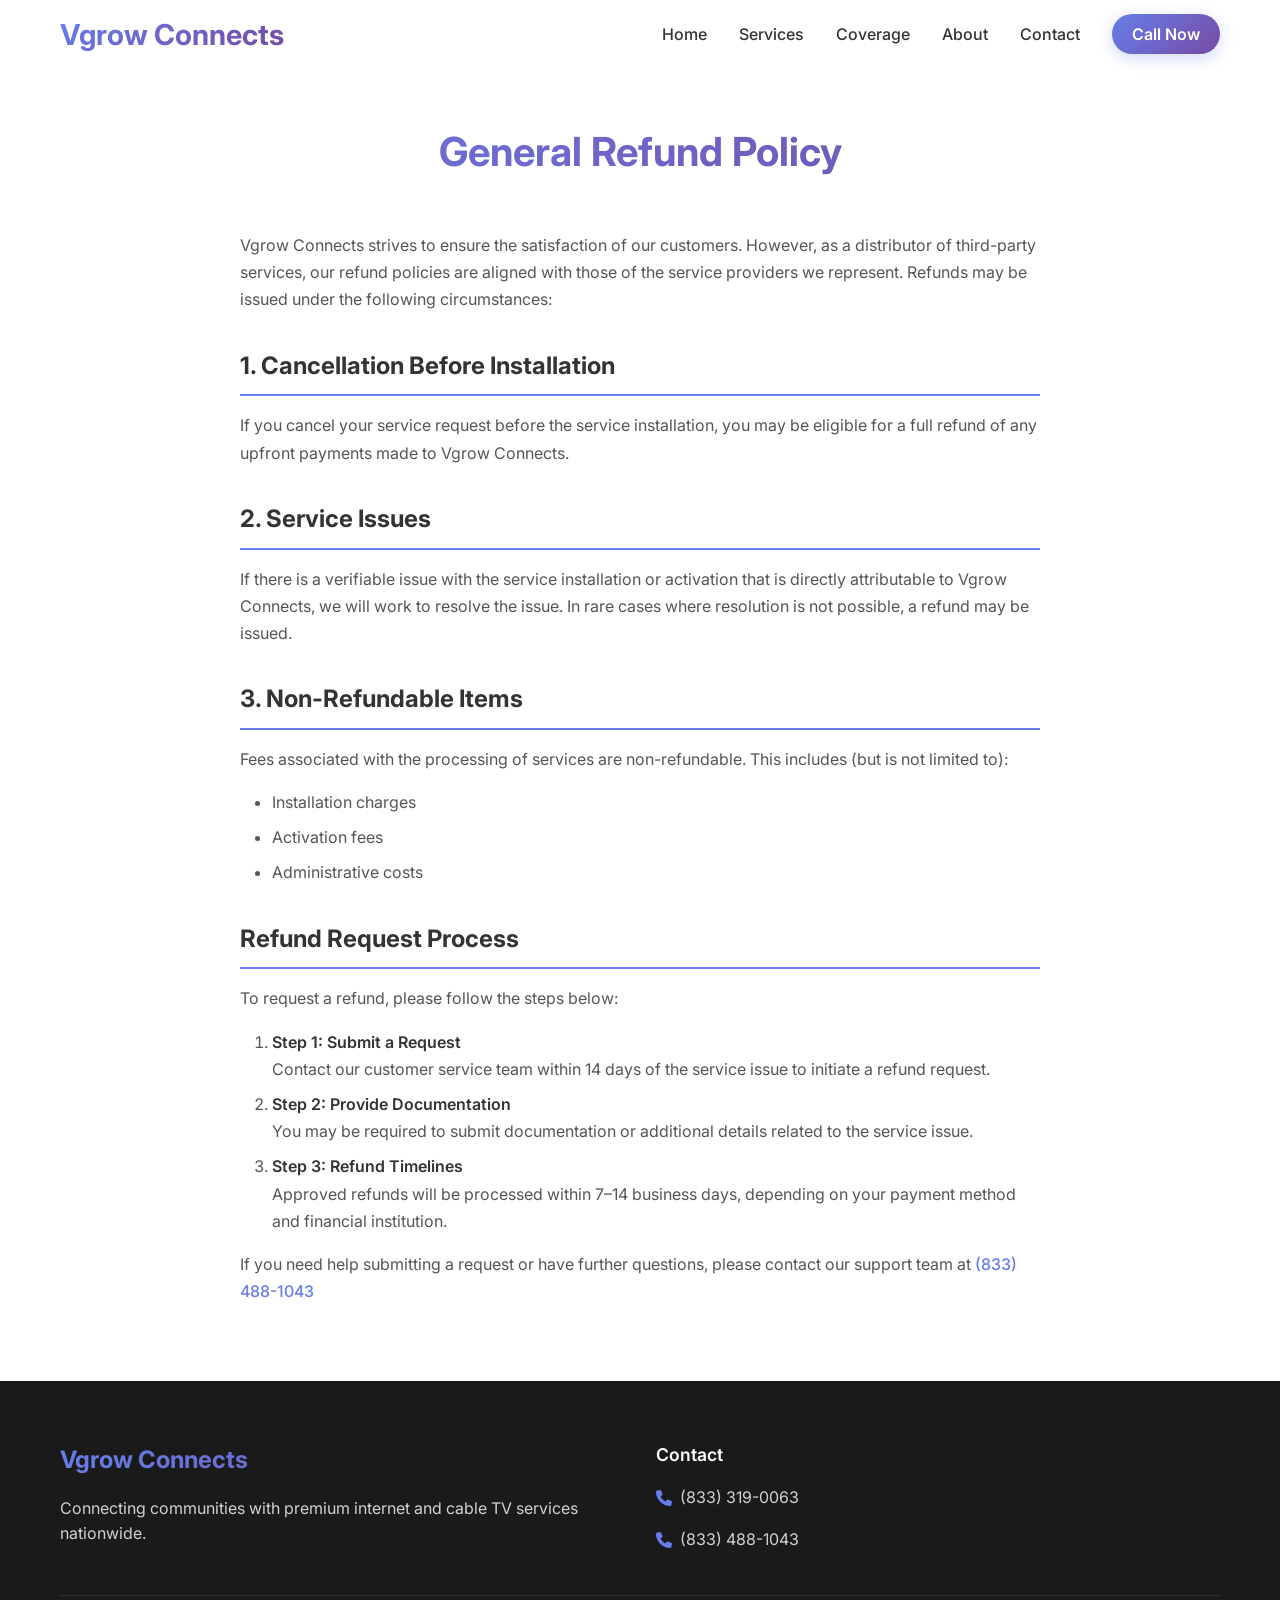
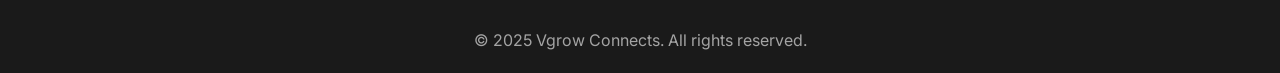
<file: refund.html>
<!DOCTYPE html>
<html lang="en">

<head>
    <meta charset="UTF-8">
    <meta name="viewport" content="width=device-width, initial-scale=1.0">
    <title>Refund Policy - Vgrow Connects</title>
    <link rel="stylesheet" href="style.css">
    <link rel="preconnect" href="https://fonts.googleapis.com">
    <link rel="preconnect" href="https://fonts.gstatic.com" crossorigin>
    <link href="https://fonts.googleapis.com/css2?family=Inter:wght@300;400;500;600;700&display=swap" rel="stylesheet">
    <link rel="stylesheet" href="https://cdnjs.cloudflare.com/ajax/libs/font-awesome/6.0.0/css/all.min.css">
</head>

<body>
    <!-- Navigation -->
    <nav class="navbar">
        <div class="nav-container">
            <div class="nav-logo">
                <a href="index.html">
                    <h2>Vgrow Connects</h2>
                </a>
            </div>
            <ul class="nav-menu">
                <li class="nav-item"><a href="index.html#home" class="nav-link">Home</a></li>
                <li class="nav-item"><a href="index.html#services" class="nav-link">Services</a></li>
                <li class="nav-item"><a href="index.html#coverage" class="nav-link">Coverage</a></li>
                <li class="nav-item"><a href="index.html#about" class="nav-link">About</a></li>
                <li class="nav-item"><a href="index.html#contact" class="nav-link">Contact</a></li>
                <li class="nav-item"><a href="tel:+18333190063" class="nav-cta">Call Now</a></li>
            </ul>
            <div class="hamburger">
                <span class="bar"></span>
                <span class="bar"></span>
                <span class="bar"></span>
            </div>
        </div>
    </nav>

    <!-- Legal Content -->
    <section class="legal-page">
        <div class="container">
            <div class="legal-header">
                <h1>General Refund Policy</h1>
            </div>
            <div class="legal-content">
                <p>
                    Vgrow Connects strives to ensure the satisfaction of our customers. However, as a distributor of
                    third-party services, our refund policies are aligned with those of the service providers we
                    represent. Refunds may be issued under the following circumstances:
                </p>

                <h2>1. Cancellation Before Installation</h2>
                <p>
                    If you cancel your service request before the service installation, you may be eligible for a full
                    refund of any upfront payments made to Vgrow Connects.
                </p>

                <h2>2. Service Issues</h2>
                <p>
                    If there is a verifiable issue with the service installation or activation that is directly
                    attributable to Vgrow Connects, we will work to resolve the issue. In rare cases where resolution is
                    not possible, a refund may be issued.
                </p>

                <h2>3. Non-Refundable Items</h2>
                <p>
                    Fees associated with the processing of services are non-refundable. This includes (but is not
                    limited to):
                </p>
                <ul>
                    <li>Installation charges</li>
                    <li>Activation fees</li>
                    <li>Administrative costs</li>
                </ul>

                <h2>Refund Request Process</h2>
                <p>To request a refund, please follow the steps below:</p>
                <ol>
                    <li>
                        <strong>Step 1: Submit a Request</strong><br>
                        Contact our customer service team within 14 days of the service issue to initiate a refund
                        request.
                    </li>
                    <li>
                        <strong>Step 2: Provide Documentation</strong><br>
                        You may be required to submit documentation or additional details related to the service issue.
                    </li>
                    <li>
                        <strong>Step 3: Refund Timelines</strong><br>
                        Approved refunds will be processed within 7–14 business days, depending on your payment method
                        and financial institution.
                    </li>
                </ol>

                <p>
                    If you need help submitting a request or have further questions, please contact our support team at
                    <a href="tel:+18334881043">(833) 488-1043</a>
                </p>
            </div>
        </div>
    </section>

    <!-- Footer -->
    <footer class="footer">
        <div class="container">
            <div class="footer-content">
                <div class="footer-section">
                    <h3>Vgrow Connects</h3>
                    <p>Connecting communities with premium internet and cable TV services nationwide.</p>
                </div>
                <div class="footer-section">
                    <h4>Contact</h4>
                    <div class="contact-info">
                        <a href="tel:+18333190063" class="contact-item">
                            <i class="fas fa-phone"></i>
                             (833) 319-0063
                        </a>
                        
                        <a href="tel:+18334881043" class="contact-item">
                            <i class="fas fa-phone"></i>
                            (833) 488-1043
                        </a>
                    </div>
                </div>
            </div>
            <div class="footer-bottom">
                <p>&copy; 2025 Vgrow Connects. All rights reserved.</p>
            </div>
        </div>
    </footer>

    <script src="script.js"></script>
</body>


</html>
</file>
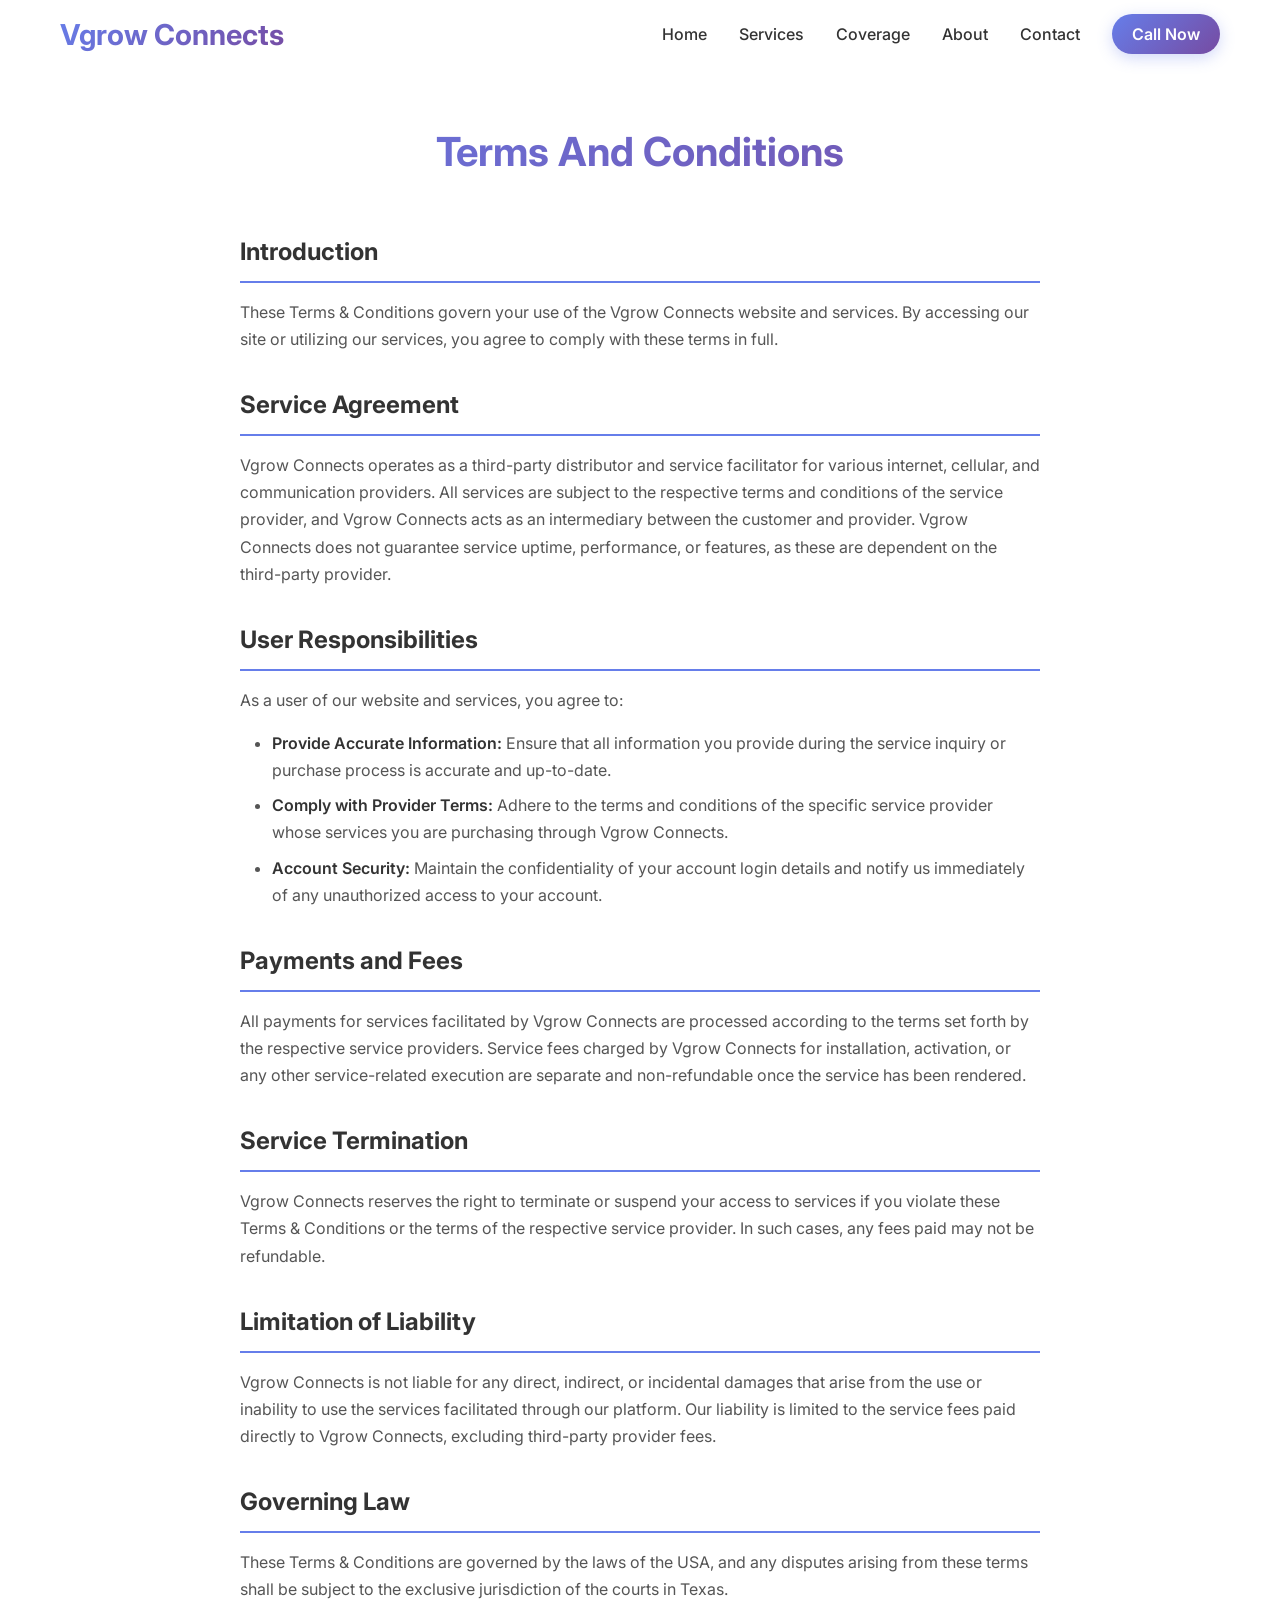
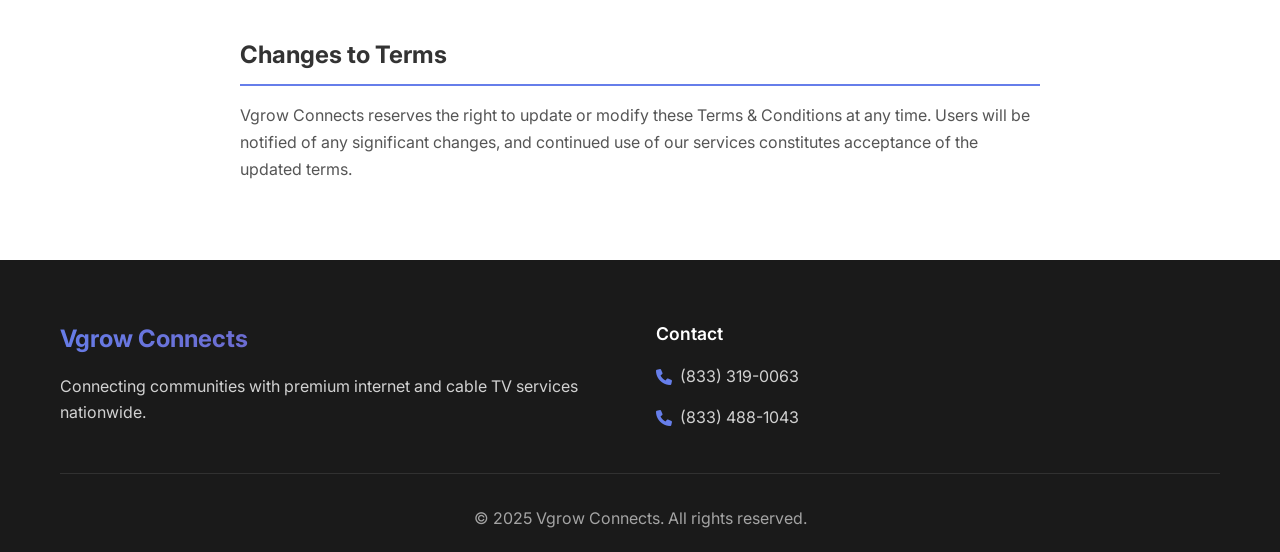
<file: terms.html>
<!DOCTYPE html>
<html lang="en">

<head>
    <meta charset="UTF-8">
    <meta name="viewport" content="width=device-width, initial-scale=1.0">
    <title>Terms & Conditions - Vgrow Connects</title>
    <link rel="stylesheet" href="style.css">
    <link rel="preconnect" href="https://fonts.googleapis.com">
    <link rel="preconnect" href="https://fonts.gstatic.com" crossorigin>
    <link href="https://fonts.googleapis.com/css2?family=Inter:wght@300;400;500;600;700&display=swap" rel="stylesheet">
    <link rel="stylesheet" href="https://cdnjs.cloudflare.com/ajax/libs/font-awesome/6.0.0/css/all.min.css">
</head>

<body>
    <!-- Navigation -->
    <nav class="navbar">
        <div class="nav-container">
            <div class="nav-logo">
                <a href="index.html">
                    <h2>Vgrow Connects</h2>
                </a>
            </div>
            <ul class="nav-menu">
                <li class="nav-item"><a href="index.html#home" class="nav-link">Home</a></li>
                <li class="nav-item"><a href="index.html#services" class="nav-link">Services</a></li>
                <li class="nav-item"><a href="index.html#coverage" class="nav-link">Coverage</a></li>
                <li class="nav-item"><a href="index.html#about" class="nav-link">About</a></li>
                <li class="nav-item"><a href="index.html#contact" class="nav-link">Contact</a></li>
                <li class="nav-item"><a href="tel:+18333190063" class="nav-cta">Call Now</a></li>
            </ul>
            <div class="hamburger">
                <span class="bar"></span>
                <span class="bar"></span>
                <span class="bar"></span>
            </div>
        </div>
    </nav>

    <!-- Legal Content -->
    <section class="legal-page">
        <div class="container">
            <div class="legal-header">
                <h1>Terms And Conditions</h1>
            </div>
            <div class="legal-content">
                <h2>Introduction</h2>
                <p>These Terms &amp; Conditions govern your use of the Vgrow Connects website and services. By accessing
                    our
                    site or utilizing our services, you agree to comply with these terms in full.</p>

                <h2>Service Agreement</h2>
                <p>Vgrow Connects operates as a third-party distributor and service facilitator for various internet,
                    cellular, and communication providers. All services are subject to the respective terms and
                    conditions of the service provider, and Vgrow Connects acts as an intermediary between the customer
                    and
                    provider. Vgrow Connects does not guarantee service uptime, performance, or features, as these are
                    dependent on the third-party provider.</p>

                <h2>User Responsibilities</h2>
                <p>As a user of our website and services, you agree to:</p>
                <ul>
                    <li><strong>Provide Accurate Information:</strong> Ensure that all information you provide during
                        the service inquiry or purchase process is accurate and up-to-date.</li>
                    <li><strong>Comply with Provider Terms:</strong> Adhere to the terms and conditions of the specific
                        service provider whose services you are purchasing through Vgrow Connects.</li>
                    <li><strong>Account Security:</strong> Maintain the confidentiality of your account login details
                        and notify us immediately of any unauthorized access to your account.</li>
                </ul>

                <h2>Payments and Fees</h2>
                <p>All payments for services facilitated by Vgrow Connects are processed according to the terms set
                    forth by
                    the respective service providers. Service fees charged by Vgrow Connects for installation,
                    activation, or
                    any other service-related execution are separate and non-refundable once the service has been
                    rendered.</p>

                <h2>Service Termination</h2>
                <p>Vgrow Connects reserves the right to terminate or suspend your access to services if you violate
                    these
                    Terms &amp; Conditions or the terms of the respective service provider. In such cases, any fees paid
                    may not be refundable.</p>

                <h2>Limitation of Liability</h2>
                <p>Vgrow Connects is not liable for any direct, indirect, or incidental damages that arise from the use
                    or
                    inability to use the services facilitated through our platform. Our liability is limited to the
                    service fees paid directly to Vgrow Connects, excluding third-party provider fees.</p>

                <h2>Governing Law</h2>
                <p>These Terms &amp; Conditions are governed by the laws of the USA, and any disputes arising from these
                    terms shall be subject to the exclusive jurisdiction of the courts in Texas.</p>

                <h2>Changes to Terms</h2>
                <p>Vgrow Connects reserves the right to update or modify these Terms &amp; Conditions at any time. Users
                    will
                    be notified of any significant changes, and continued use of our services constitutes acceptance of
                    the updated terms.</p>
            </div>
        </div>
    </section>

    <!-- Footer -->
    <footer class="footer">
        <div class="container">
            <div class="footer-content">
                <div class="footer-section">
                    <h3>Vgrow Connects</h3>
                    <p>Connecting communities with premium internet and cable TV services nationwide.</p>
                </div>
                <div class="footer-section">
                    <h4>Contact</h4>
                    <div class="contact-info">
                       <a href="tel:+18333190063" class="contact-item">
                            <i class="fas fa-phone"></i>
                             (833) 319-0063
                        </a>
                        
                        <a href="tel:+18334881043" class="contact-item">
                            <i class="fas fa-phone"></i>
                           (833) 488-1043
                        </a>
                    </div>
                </div>
            </div>
            <div class="footer-bottom">
                <p>&copy; 2025 Vgrow Connects. All rights reserved.</p>
            </div>
        </div>
    </footer>

    <script src="script.js"></script>
</body>


</html>
</file>
<file: style.css>
/* Reset and Base Styles */
* {
    margin: 0;
    padding: 0;
    box-sizing: border-box;
}

html {
    scroll-behavior: smooth;
}

body {
    font-family: 'Inter', sans-serif;
    line-height: 1.6;
    color: #333;
    overflow-x: hidden;
}

.container {
    max-width: 1200px;
    margin: 0 auto;
    padding: 0 20px;
}

/* Gradient Variables */
:root {
    --primary-gradient: linear-gradient(135deg, #667eea 0%, #764ba2 100%);
    --secondary-gradient: linear-gradient(135deg, #f093fb 0%, #f5576c 100%);
    --platinum-gradient: linear-gradient(135deg, #e8eaf6 0%, #c5cae9 50%, #9fa8da 100%);
    --dark-gradient: linear-gradient(135deg, #2c3e50 0%, #34495e 100%);
    --accent-gradient: linear-gradient(135deg, #74b9ff 0%, #0984e3 100%);
    --gold-gradient: linear-gradient(135deg, #ffecd2 0%, #fcb69f 100%);
    --silver-gradient: linear-gradient(135deg, #bdc3c7 0%, #2c3e50 100%);
}

/* Navigation */
.navbar {
    position: fixed;
    top: 0;
    width: 100%;
    background: rgba(255, 255, 255, 0.95);
    backdrop-filter: blur(10px);
    z-index: 1000;
    transition: all 0.3s ease;
    border-bottom: 1px solid rgba(255, 255, 255, 0.1);
}

.navbar.scrolled {
    background: rgba(255, 255, 255, 0.98);
    box-shadow: 0 2px 20px rgba(0, 0, 0, 0.1);
}

.nav-container {
    max-width: 1200px;
    margin: 0 auto;
    padding: 0 20px;
    display: flex;
    justify-content: space-between;
    align-items: center;
    height: 70px;
}

.nav-logo h2 {
    background: var(--primary-gradient);
    -webkit-background-clip: text;
    -webkit-text-fill-color: transparent;
    background-clip: text;
    font-size: 1.8rem;
    font-weight: 700;
}

.nav-logo a {
    text-decoration: none;
}

.nav-menu {
    display: flex;
    list-style: none;
    gap: 2rem;
    align-items: center;
}

.nav-link {
    text-decoration: none;
    color: #333;
    font-weight: 500;
    transition: all 0.3s ease;
    position: relative;
}

.nav-link:hover {
    color: #667eea;
}

.nav-link::after {
    content: '';
    position: absolute;
    bottom: -5px;
    left: 0;
    width: 0;
    height: 2px;
    background: var(--primary-gradient);
    transition: width 0.3s ease;
}

.nav-link:hover::after {
    width: 100%;
}

.nav-cta {
    background: var(--primary-gradient);
    color: white;
    padding: 10px 20px;
    border-radius: 25px;
    text-decoration: none;
    font-weight: 600;
    transition: all 0.3s ease;
    box-shadow: 0 4px 15px rgba(102, 126, 234, 0.3);
}

.nav-cta:hover {
    transform: translateY(-2px);
    box-shadow: 0 6px 20px rgba(102, 126, 234, 0.4);
}

.hamburger {
    display: none;
    flex-direction: column;
    cursor: pointer;
}

.bar {
    width: 25px;
    height: 3px;
    background: #333;
    margin: 3px 0;
    transition: 0.3s;
}

/* Hero Section */
.hero {
    min-height: 100vh;
    background: linear-gradient(135deg, #667eea 0%, #764ba2 100%);
    display: flex;
    align-items: center;
    position: relative;
    overflow: hidden;
}

.hero::before {
    content: '';
    position: absolute;
    top: 0;
    left: 0;
    right: 0;
    bottom: 0;
    background: url('data:image/svg+xml,<svg xmlns="http://www.w3.org/2000/svg" viewBox="0 0 1000 1000"><defs><pattern id="grid" width="50" height="50" patternUnits="userSpaceOnUse"><path d="M 50 0 L 0 0 0 50" fill="none" stroke="rgba(255,255,255,0.1)" stroke-width="1"/></pattern></defs><rect width="100%" height="100%" fill="url(%23grid)"/></svg>');
    animation: gridMove 20s linear infinite;
}

@keyframes gridMove {
    0% {
        transform: translate(0, 0);
    }

    100% {
        transform: translate(50px, 50px);
    }
}

.hero-container {
    max-width: 1200px;
    margin: 0 auto;
    padding: 0 20px;
    display: grid;
    grid-template-columns: 1fr 1fr;
    gap: 4rem;
    align-items: center;
    position: relative;
    z-index: 2;
}

.hero-content {
    color: white;
    animation: fadeInLeft 1s ease;
}

.hero-title {
    font-size: 3.5rem;
    font-weight: 700;
    line-height: 1.2;
    margin-bottom: 1.5rem;
    text-shadow: 0 2px 4px rgba(0, 0, 0, 0.1);
}

.hero-subtitle {
    font-size: 1.2rem;
    margin-bottom: 2rem;
    opacity: 0.9;
    line-height: 1.6;
}

.hero-buttons {
    display: flex;
    gap: 1rem;
    margin-bottom: 3rem;
    flex-wrap: wrap;
}

.btn {
    padding: 15px 30px;
    border-radius: 50px;
    text-decoration: none;
    font-weight: 600;
    transition: all 0.3s ease;
    display: inline-flex;
    align-items: center;
    gap: 0.5rem;
    border: none;
    cursor: pointer;
    font-size: 1rem;
}

.btn-primary {
    background: rgba(255, 255, 255, 0.2);
    color: white;
    backdrop-filter: blur(10px);
    border: 1px solid rgba(255, 255, 255, 0.3);
}

.btn-primary:hover {
    background: rgba(255, 255, 255, 0.3);
    transform: translateY(-2px);
    box-shadow: 0 10px 30px rgba(0, 0, 0, 0.2);
}

.btn-secondary {
    background: white;
    color: #667eea;
    box-shadow: 0 4px 15px rgba(0, 0, 0, 0.1);
}

.btn-secondary:hover {
    transform: translateY(-2px);
    box-shadow: 0 6px 20px rgba(0, 0, 0, 0.2);
}

.btn-outline {
    background: transparent;
    color: #667eea;
    border: 2px solid #667eea;
}

.btn-outline:hover {
    background: #667eea;
    color: white;
    transform: translateY(-2px);
}

.btn-large {
    padding: 18px 36px;
    font-size: 1.1rem;
}

.hero-features {
    display: flex;
    gap: 2rem;
    flex-wrap: wrap;
}

.feature-item {
    display: flex;
    align-items: center;
    gap: 0.5rem;
    color: rgba(255, 255, 255, 0.9);
    font-weight: 500;
}

.feature-item i {
    font-size: 1.2rem;
}

.hero-image {
    position: relative;
    height: 500px;
    animation: fadeInRight 1s ease;
}

.floating-card {
    position: absolute;
    background: rgba(255, 255, 255, 0.15);
    backdrop-filter: blur(10px);
    border: 1px solid rgba(255, 255, 255, 0.2);
    border-radius: 20px;
    padding: 20px;
    color: white;
    display: flex;
    align-items: center;
    gap: 10px;
    font-weight: 600;
    animation: float 3s ease-in-out infinite;
}

.floating-card i {
    font-size: 1.5rem;
}

.card-1 {
    top: 20%;
    right: 20%;
    animation-delay: 0s;
}

.card-2 {
    top: 50%;
    right: 50%;
    animation-delay: 1s;
}

.card-3 {
    bottom: 20%;
    right: 10%;
    animation-delay: 2s;
}

@keyframes float {

    0%,
    100% {
        transform: translateY(0px);
    }

    50% {
        transform: translateY(-20px);
    }
}

@keyframes fadeInLeft {
    from {
        opacity: 0;
        transform: translateX(-50px);
    }

    to {
        opacity: 1;
        transform: translateX(0);
    }
}

@keyframes fadeInRight {
    from {
        opacity: 0;
        transform: translateX(50px);
    }

    to {
        opacity: 1;
        transform: translateX(0);
    }
}

/* Services Section */
.services {
    padding: 100px 0;
    background: linear-gradient(135deg, #f8f9fa 0%, #e9ecef 100%);
}

.section-header {
    text-align: center;
    margin-bottom: 4rem;
}

.section-header h2 {
    font-size: 2.5rem;
    font-weight: 700;
    background: var(--primary-gradient);
    -webkit-background-clip: text;
    -webkit-text-fill-color: transparent;
    background-clip: text;
    margin-bottom: 1rem;
}

.section-header p {
    font-size: 1.1rem;
    color: #666;
    max-width: 600px;
    margin: 0 auto;
}

.services-grid {
    display: grid;
    grid-template-columns: repeat(auto-fit, minmax(350px, 1fr));
    gap: 2rem;
    margin-top: 3rem;
}

.service-card {
    background: white;
    border-radius: 20px;
    padding: 2.5rem;
    text-align: center;
    box-shadow: 0 10px 30px rgba(0, 0, 0, 0.1);
    transition: all 0.3s ease;
    position: relative;
    overflow: hidden;
}

.service-card::before {
    content: '';
    position: absolute;
    top: 0;
    left: 0;
    right: 0;
    height: 4px;
    background: var(--primary-gradient);
    transform: scaleX(0);
    transition: transform 0.3s ease;
}

.service-card:hover::before {
    transform: scaleX(1);
}

.service-card:hover {
    transform: translateY(-10px);
    box-shadow: 0 20px 40px rgba(0, 0, 0, 0.15);
}

.service-card.featured {
    background: var(--primary-gradient);
    color: white;
    transform: scale(1.05);
}

.service-card.featured::before {
    background: rgba(255, 255, 255, 0.3);
}

.featured-badge {
    position: absolute;
    top: 20px;
    right: 20px;
    background: rgba(255, 255, 255, 0.2);
    color: white;
    padding: 5px 15px;
    border-radius: 20px;
    font-size: 0.8rem;
    font-weight: 600;
}

.service-icon {
    width: 80px;
    height: 80px;
    margin: 0 auto 1.5rem;
    background: var(--platinum-gradient);
    border-radius: 20px;
    display: flex;
    align-items: center;
    justify-content: center;
    font-size: 2rem;
    color: #667eea;
}

.service-card.featured .service-icon {
    background: rgba(255, 255, 255, 0.2);
    color: white;
}

.service-card h3 {
    font-size: 1.5rem;
    font-weight: 700;
    margin-bottom: 1rem;
}

.service-card p {
    margin-bottom: 1.5rem;
    line-height: 1.6;
    opacity: 0.8;
}

.service-features {
    list-style: none;
    margin-bottom: 2rem;
    text-align: left;
}

.service-features li {
    display: flex;
    align-items: center;
    gap: 0.5rem;
    margin-bottom: 0.5rem;
    opacity: 0.9;
}

.service-features i {
    color: #4caf50;
    font-size: 0.9rem;
}

.service-card.featured .service-features i {
    color: rgba(255, 255, 255, 0.8);
}

.service-price {
    font-size: 1.3rem;
    font-weight: 700;
    margin-bottom: 1.5rem;
    color: #667eea;
}

.service-card.featured .service-price {
    color: white;
}

/* Coverage Section */
.coverage {
    padding: 100px 0;
    background: var(--primary-gradient);
    color: white;
}

.coverage-content {
    display: grid;
    grid-template-columns: 1fr 1fr;
    gap: 4rem;
    align-items: center;
}

.coverage-text h2 {
    font-size: 2.5rem;
    font-weight: 700;
    margin-bottom: 1.5rem;
}

.coverage-text p {
    font-size: 1.1rem;
    margin-bottom: 2rem;
    opacity: 0.9;
    line-height: 1.6;
}

.coverage-stats {
    display: grid;
    grid-template-columns: repeat(3, 1fr);
    gap: 2rem;
    margin-bottom: 2rem;
}

.stat-item {
    text-align: center;
}

.stat-number {
    font-size: 2.5rem;
    font-weight: 700;
    margin-bottom: 0.5rem;
}

.stat-label {
    font-size: 0.9rem;
    opacity: 0.8;
}

.coverage-visual {
    position: relative;
    height: 400px;
}

.coverage-map {
    width: 100%;
    height: 100%;
    background: rgba(255, 255, 255, 0.1);
    border-radius: 20px;
    position: relative;
    overflow: hidden;
    backdrop-filter: blur(10px);
}

.map-pin {
    position: absolute;
    width: 20px;
    height: 20px;
    background: white;
    border-radius: 50%;
    animation: pulse 2s infinite;
}

.pin-1 {
    top: 20%;
    left: 30%;
    animation-delay: 0s;
}

.pin-2 {
    top: 40%;
    right: 25%;
    animation-delay: 0.5s;
}

.pin-3 {
    bottom: 30%;
    left: 20%;
    animation-delay: 1s;
}

.pin-4 {
    bottom: 20%;
    right: 30%;
    animation-delay: 1.5s;
}

@keyframes pulse {
    0% {
        transform: scale(1);
        box-shadow: 0 0 0 0 rgba(255, 255, 255, 0.7);
    }

    70% {
        transform: scale(1);
        box-shadow: 0 0 0 20px rgba(255, 255, 255, 0);
    }

    100% {
        transform: scale(1);
        box-shadow: 0 0 0 0 rgba(255, 255, 255, 0);
    }
}

.coverage-waves {
    position: absolute;
    top: 50%;
    left: 50%;
    transform: translate(-50%, -50%);
    width: 200px;
    height: 200px;
    border: 2px solid rgba(255, 255, 255, 0.3);
    border-radius: 50%;
    animation: wave 3s ease-in-out infinite;
}

.coverage-waves::before,
.coverage-waves::after {
    content: '';
    position: absolute;
    top: -2px;
    left: -2px;
    right: -2px;
    bottom: -2px;
    border: 2px solid rgba(255, 255, 255, 0.2);
    border-radius: 50%;
    animation: wave 3s ease-in-out infinite;
}

.coverage-waves::before {
    animation-delay: 1s;
}

.coverage-waves::after {
    animation-delay: 2s;
}

@keyframes wave {
    0% {
        transform: scale(1);
        opacity: 1;
    }

    100% {
        transform: scale(2);
        opacity: 0;
    }
}

/* Why Choose Section */
.why-choose {
    padding: 100px 0;
    background: white;
}

.features-grid {
    display: grid;
    grid-template-columns: repeat(auto-fit, minmax(280px, 1fr));
    gap: 2rem;
}

.feature-card {
    text-align: center;
    padding: 2rem;
    border-radius: 15px;
    transition: all 0.3s ease;
}

.feature-card:hover {
    transform: translateY(-5px);
    box-shadow: 0 10px 30px rgba(0, 0, 0, 0.1);
}

.feature-icon {
    width: 70px;
    height: 70px;
    margin: 0 auto 1.5rem;
    background: var(--platinum-gradient);
    border-radius: 15px;
    display: flex;
    align-items: center;
    justify-content: center;
    font-size: 1.5rem;
    color: #667eea;
}

.feature-card h3 {
    font-size: 1.3rem;
    font-weight: 700;
    margin-bottom: 1rem;
    color: #333;
}

.feature-card p {
    color: #666;
    line-height: 1.6;
}

/* Testimonials Section */
.testimonials {
    padding: 100px 0;
    background: linear-gradient(135deg, #f8f9fa 0%, #e9ecef 100%);
}

.testimonials-grid {
    display: grid;
    grid-template-columns: repeat(auto-fit, minmax(350px, 1fr));
    gap: 2rem;
}

.testimonial-card {
    background: white;
    padding: 2.5rem;
    border-radius: 20px;
    box-shadow: 0 10px 30px rgba(0, 0, 0, 0.1);
    transition: all 0.3s ease;
}

.testimonial-card:hover {
    transform: translateY(-5px);
    box-shadow: 0 15px 40px rgba(0, 0, 0, 0.15);
}

.testimonial-rating {
    display: flex;
    gap: 0.2rem;
    margin-bottom: 1rem;
}

.testimonial-rating i {
    color: #ffc107;
    font-size: 1rem;
}

.testimonial-card p {
    font-style: italic;
    margin-bottom: 1.5rem;
    line-height: 1.6;
    color: #555;
}

.testimonial-author {
    display: flex;
    align-items: center;
    gap: 1rem;
}

.author-info h4 {
    font-weight: 600;
    color: #333;
}

.author-info span {
    font-size: 0.9rem;
    color: #666;
}

/* CTA Section */
.cta {
    padding: 100px 0;
    background: var(--dark-gradient);
    color: white;
    text-align: center;
}

.cta-content h2 {
    font-size: 2.5rem;
    font-weight: 700;
    margin-bottom: 1rem;
}

.cta-content p {
    font-size: 1.1rem;
    margin-bottom: 2rem;
    opacity: 0.9;
    max-width: 600px;
    margin-left: auto;
    margin-right: auto;
}

.cta-buttons {
    display: flex;
    gap: 1rem;
    justify-content: center;
    margin-bottom: 2rem;
    flex-wrap: wrap;
}

.cta-features {
    display: flex;
    gap: 2rem;
    justify-content: center;
    flex-wrap: wrap;
}

.cta-features span {
    display: flex;
    align-items: center;
    gap: 0.5rem;
    opacity: 0.9;
}

.cta-features i {
    color: #4caf50;
}

/* Footer */
.footer {
    background: #1a1a1a;
    color: white;
    padding: 60px 0 20px;
}

.footer-content {
    display: grid;
    grid-template-columns: repeat(auto-fit, minmax(250px, 1fr));
    gap: 2rem;
    margin-bottom: 2rem;
}

.footer-section h3 {
    font-size: 1.5rem;
    font-weight: 700;
    margin-bottom: 1rem;
    background: var(--primary-gradient);
    -webkit-background-clip: text;
    -webkit-text-fill-color: transparent;
    background-clip: text;
}

.footer-section h4 {
    font-size: 1.1rem;
    font-weight: 600;
    margin-bottom: 1rem;
    color: white;
}

.footer-section p {
    margin-bottom: 1rem;
    opacity: 0.8;
    line-height: 1.6;
}

.footer-section ul {
    list-style: none;
}

.footer-section ul li {
    margin-bottom: 0.5rem;
}

.footer-section ul li a {
    color: rgba(255, 255, 255, 0.7);
    text-decoration: none;
    transition: color 0.3s ease;
}

.footer-section ul li a:hover {
    color: white;
}

.social-links {
    display: flex;
    gap: 1rem;
    margin-top: 1rem;
}

.social-links a {
    width: 40px;
    height: 40px;
    background: var(--primary-gradient);
    border-radius: 50%;
    display: flex;
    align-items: center;
    justify-content: center;
    color: white;
    text-decoration: none;
    transition: all 0.3s ease;
}

.social-links a:hover {
    transform: translateY(-2px);
    box-shadow: 0 5px 15px rgba(102, 126, 234, 0.4);
}

.contact-info {
    display: flex;
    flex-direction: column;
    gap: 1rem;
}

.contact-item {
    display: flex;
    align-items: center;
    gap: 0.5rem;
    color: rgba(255, 255, 255, 0.8);
    text-decoration: none;
    transition: color 0.3s ease;
}

.contact-item:hover {
    color: white;
}

.contact-item i {
    color: #667eea;
}

.footer-bottom {
    border-top: 1px solid rgba(255, 255, 255, 0.1);
    padding-top: 2rem;
    text-align: center;
}

.footer-bottom p {
    opacity: 0.6;
}

/* FAQ Section */
.faq {
    padding: 100px 0;
    background: white;
}

.faq-container {
    max-width: 800px;
    margin: 0 auto;
}

.faq-item {
    background: white;
    border: 1px solid #e9ecef;
    border-radius: 15px;
    margin-bottom: 1rem;
    overflow: hidden;
    transition: all 0.3s ease;
    box-shadow: 0 2px 10px rgba(0, 0, 0, 0.05);
}

.faq-item:hover {
    box-shadow: 0 5px 20px rgba(0, 0, 0, 0.1);
    transform: translateY(-2px);
}

.faq-question {
    padding: 1.5rem 2rem;
    cursor: pointer;
    display: flex;
    justify-content: space-between;
    align-items: center;
    background: var(--platinum-gradient);
    transition: all 0.3s ease;
}

.faq-question:hover {
    background: linear-gradient(135deg, #e3f2fd 0%, #bbdefb 50%, #90caf9 100%);
}

.faq-question h3 {
    font-size: 1.1rem;
    font-weight: 600;
    color: #333;
    margin: 0;
    flex: 1;
}

.faq-question i {
    color: #667eea;
    font-size: 1rem;
    transition: transform 0.3s ease;
}

.faq-item.active .faq-question i {
    transform: rotate(180deg);
}

.faq-answer {
    padding: 0 2rem;
    max-height: 0;
    overflow: hidden;
    transition: max-height 0.3s ease, padding 0.3s ease;
    background: white;
}

.faq-item.active .faq-answer {
    padding: 1.5rem 2rem;
    max-height: 500px;
}

.faq-answer p {
    color: #555;
    line-height: 1.6;
    margin-bottom: 1rem;
}

.faq-answer p:last-child {
    margin-bottom: 0;
}

.faq-answer ul {
    list-style: none;
    padding-left: 0;
    margin: 1rem 0;
}

.faq-answer ul li {
    padding: 0.3rem 0;
    color: #555;
    position: relative;
    padding-left: 1.5rem;
}

.faq-answer ul li::before {
    content: '•';
    color: #667eea;
    font-weight: bold;
    position: absolute;
    left: 0;
}

.faq-answer a {
    color: #667eea;
    text-decoration: none;
    font-weight: 600;
}

.faq-answer a:hover {
    text-decoration: underline;
}

/* Disclaimer Section */
.disclaimer {
    padding: 60px 0;
    background: linear-gradient(135deg, #f8f9fa 0%, #e9ecef 100%);
    border-top: 1px solid #dee2e6;
}

.disclaimer-content {
    max-width: 800px;
    margin: 0 auto;
    text-align: center;
}

.disclaimer-content h2 {
    font-size: 1.8rem;
    font-weight: 700;
    background: var(--primary-gradient);
    -webkit-background-clip: text;
    -webkit-text-fill-color: transparent;
    background-clip: text;
    margin-bottom: 1.5rem;
}

.disclaimer-content p {
    color: #666;
    line-height: 1.7;
    font-size: 0.95rem;
    background: white;
    padding: 2rem;
    border-radius: 15px;
    box-shadow: 0 5px 15px rgba(0, 0, 0, 0.08);
    border-left: 4px solid #667eea;
}

/* FAQ Section */
.faq {
    padding: 100px 0;
    background: white;
}

.faq-container {
    max-width: 800px;
    margin: 0 auto;
}

.faq-item {
    background: white;
    border: 1px solid #e9ecef;
    border-radius: 15px;
    margin-bottom: 1rem;
    overflow: hidden;
    transition: all 0.3s ease;
    box-shadow: 0 2px 10px rgba(0, 0, 0, 0.05);
}

.faq-item:hover {
    box-shadow: 0 5px 20px rgba(0, 0, 0, 0.1);
    transform: translateY(-2px);
}

.faq-question {
    padding: 1.5rem 2rem;
    cursor: pointer;
    display: flex;
    justify-content: space-between;
    align-items: center;
    background: var(--platinum-gradient);
    transition: all 0.3s ease;
}

.faq-question:hover {
    background: linear-gradient(135deg, #e3f2fd 0%, #bbdefb 50%, #90caf9 100%);
}

.faq-question h3 {
    font-size: 1.1rem;
    font-weight: 600;
    color: #333;
    margin: 0;
    flex: 1;
}

.faq-question i {
    color: #667eea;
    font-size: 1rem;
    transition: transform 0.3s ease;
}

.faq-item.active .faq-question i {
    transform: rotate(180deg);
}

.faq-answer {
    padding: 0 2rem;
    max-height: 0;
    overflow: hidden;
    transition: max-height 0.3s ease, padding 0.3s ease;
    background: white;
}

.faq-item.active .faq-answer {
    padding: 1.5rem 2rem;
    max-height: 500px;
}

.faq-answer p {
    color: #555;
    line-height: 1.6;
    margin-bottom: 1rem;
}

.faq-answer p:last-child {
    margin-bottom: 0;
}

.faq-answer ul {
    list-style: none;
    padding-left: 0;
    margin: 1rem 0;
}

.faq-answer ul li {
    padding: 0.3rem 0;
    color: #555;
    position: relative;
    padding-left: 1.5rem;
}

.faq-answer ul li::before {
    content: '•';
    color: #667eea;
    font-weight: bold;
    position: absolute;
    left: 0;
}

.faq-answer a {
    color: #667eea;
    text-decoration: none;
    font-weight: 600;
}

.faq-answer a:hover {
    text-decoration: underline;
}

/* Disclaimer Section */
.disclaimer {
    padding: 60px 0;
    background: linear-gradient(135deg, #f8f9fa 0%, #e9ecef 100%);
    border-top: 1px solid #dee2e6;
}

.disclaimer-content {
    max-width: 800px;
    margin: 0 auto;
    text-align: center;
}

.disclaimer-content h2 {
    font-size: 1.8rem;
    font-weight: 700;
    background: var(--primary-gradient);
    -webkit-background-clip: text;
    -webkit-text-fill-color: transparent;
    background-clip: text;
    margin-bottom: 1.5rem;
}

.disclaimer-content p {
    color: #666;
    line-height: 1.7;
    font-size: 0.95rem;
    background: white;
    padding: 2rem;
    border-radius: 15px;
    box-shadow: 0 5px 15px rgba(0, 0, 0, 0.08);
    border-left: 4px solid #667eea;
}

/* Legal Pages */
.legal-page {
    padding: 120px 0 60px;
    background: white;
    min-height: 100vh;
}

.legal-header {
    text-align: center;
    margin-bottom: 3rem;
}

.legal-header h1 {
    font-size: 2.5rem;
    font-weight: 700;
    background: var(--primary-gradient);
    -webkit-background-clip: text;
    -webkit-text-fill-color: transparent;
    background-clip: text;
    margin-bottom: 1rem;
}

.last-updated {
    color: #666;
    font-style: italic;
}

.legal-content {
    max-width: 800px;
    margin: 0 auto;
    line-height: 1.7;
}

.legal-content h2 {
    font-size: 1.5rem;
    font-weight: 700;
    color: #333;
    margin: 2rem 0 1rem;
    padding-bottom: 0.5rem;
    border-bottom: 2px solid #667eea;
}

.legal-content h3 {
    font-size: 1.2rem;
    font-weight: 600;
    color: #333;
    margin: 1.5rem 0 0.5rem;
}

.legal-content p {
    margin-bottom: 1rem;
    color: #555;
}

.legal-content ul,
.legal-content ol {
    margin-bottom: 1rem;
    padding-left: 2rem;
}

.legal-content li {
    margin-bottom: 0.5rem;
    color: #555;
}

.legal-content strong {
    color: #333;
    font-weight: 600;
}

.legal-content a {
    color: #667eea;
    text-decoration: none;
    font-weight: 500;
}

.legal-content a:hover {
    text-decoration: underline;
}

.legal-content .contact-info {
    background: #f8f9fa;
    padding: 1.5rem;
    border-radius: 10px;
    margin: 2rem 0;
}

.legal-content .contact-info p {
    margin-bottom: 0.5rem;
}

.important-notice {
    background: linear-gradient(135deg, #fff3cd 0%, #ffeaa7 100%);
    border: 1px solid #ffeaa7;
    border-radius: 10px;
    padding: 1.5rem;
    margin: 2rem 0;
}

.important-notice h3 {
    color: #856404;
    margin-bottom: 0.5rem;
}

.important-notice p {
    color: #856404;
    margin-bottom: 0;
}

/* Responsive Design */
@media (max-width: 768px) {
    .hamburger {
        display: flex;
    }

    .nav-menu {
        position: fixed;
        left: -100%;
        top: 70px;
        flex-direction: column;
        background-color: rgba(255, 255, 255, 0.98);
        backdrop-filter: blur(10px);
        width: 100%;
        text-align: center;
        transition: 0.3s;
        box-shadow: 0 10px 27px rgba(0, 0, 0, 0.05);
        padding: 2rem 0;
        gap: 1rem;
    }

    .nav-menu.active {
        left: 0;
    }

    .hamburger.active .bar:nth-child(2) {
        opacity: 0;
    }

    .hamburger.active .bar:nth-child(1) {
        transform: translateY(8px) rotate(45deg);
    }

    .hamburger.active .bar:nth-child(3) {
        transform: translateY(-8px) rotate(-45deg);
    }

    .hero-container {
        grid-template-columns: 1fr;
        gap: 2rem;
        text-align: center;
    }

    .hero-title {
        font-size: 2.5rem;
    }

    .hero-buttons {
        justify-content: center;
    }

    .hero-features {
        justify-content: center;
    }

    .services-grid {
        grid-template-columns: 1fr;
    }

    .coverage-content {
        grid-template-columns: 1fr;
        gap: 2rem;
        text-align: center;
    }

    .coverage-stats {
        grid-template-columns: 1fr;
    }

    .testimonials-grid {
        grid-template-columns: 1fr;
    }

    .features-grid {
        grid-template-columns: 1fr;
    }

    .footer-content {
        grid-template-columns: 1fr;
        text-align: center;
    }

    .cta-buttons {
        flex-direction: column;
        align-items: center;
    }

    .cta-features {
        flex-direction: column;
        align-items: center;
    }

    .legal-content {
        padding: 0 1rem;
    }
}

@media (max-width: 480px) {
    .hero-title {
        font-size: 2rem;
    }

    .section-header h2 {
        font-size: 2rem;
    }

    .coverage-text h2 {
        font-size: 2rem;
    }

    .cta-content h2 {
        font-size: 2rem;
    }

    .btn {
        padding: 12px 24px;
        font-size: 0.9rem;
    }

    .service-card {
        padding: 2rem 1.5rem;
    }

    .testimonial-card {
        padding: 2rem 1.5rem;
    }
}

/* Scroll Animations */
.animate-on-scroll {
    opacity: 0;
    transform: translateY(30px);
    transition: all 0.6s ease;
}

.animate-on-scroll.animated {
    opacity: 1;
    transform: translateY(0);
}

/* Loading Animation */
.loading {
    position: fixed;
    top: 0;
    left: 0;
    width: 100%;
    height: 100%;
    background: white;
    display: flex;
    align-items: center;
    justify-content: center;
    z-index: 9999;
    transition: opacity 0.5s ease;
}

.loading.hidden {
    opacity: 0;
    pointer-events: none;
}

.loader {
    width: 50px;
    height: 50px;
    border: 3px solid #f3f3f3;
    border-top: 3px solid #667eea;
    border-radius: 50%;
    animation: spin 1s linear infinite;
}

@keyframes spin {
    0% {
        transform: rotate(0deg);
    }

    100% {
        transform: rotate(360deg);
    }
}
</file>
